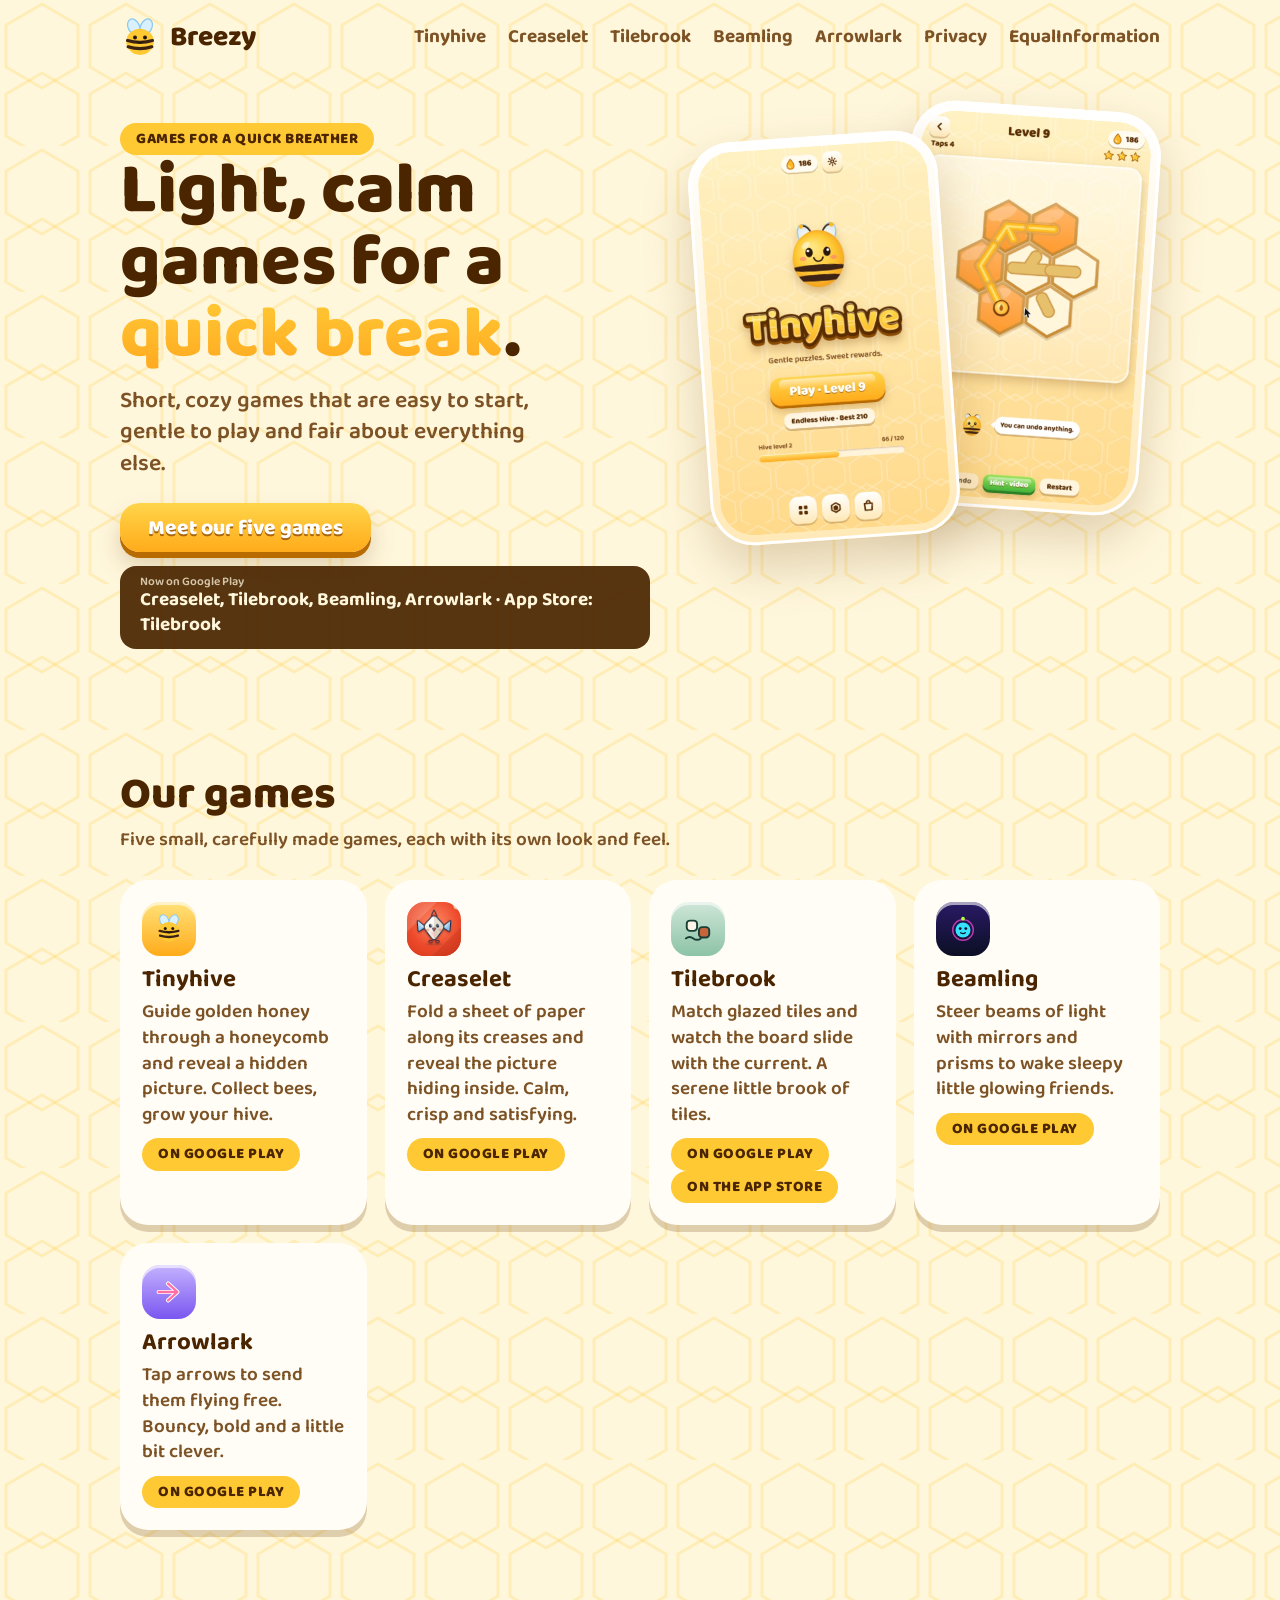
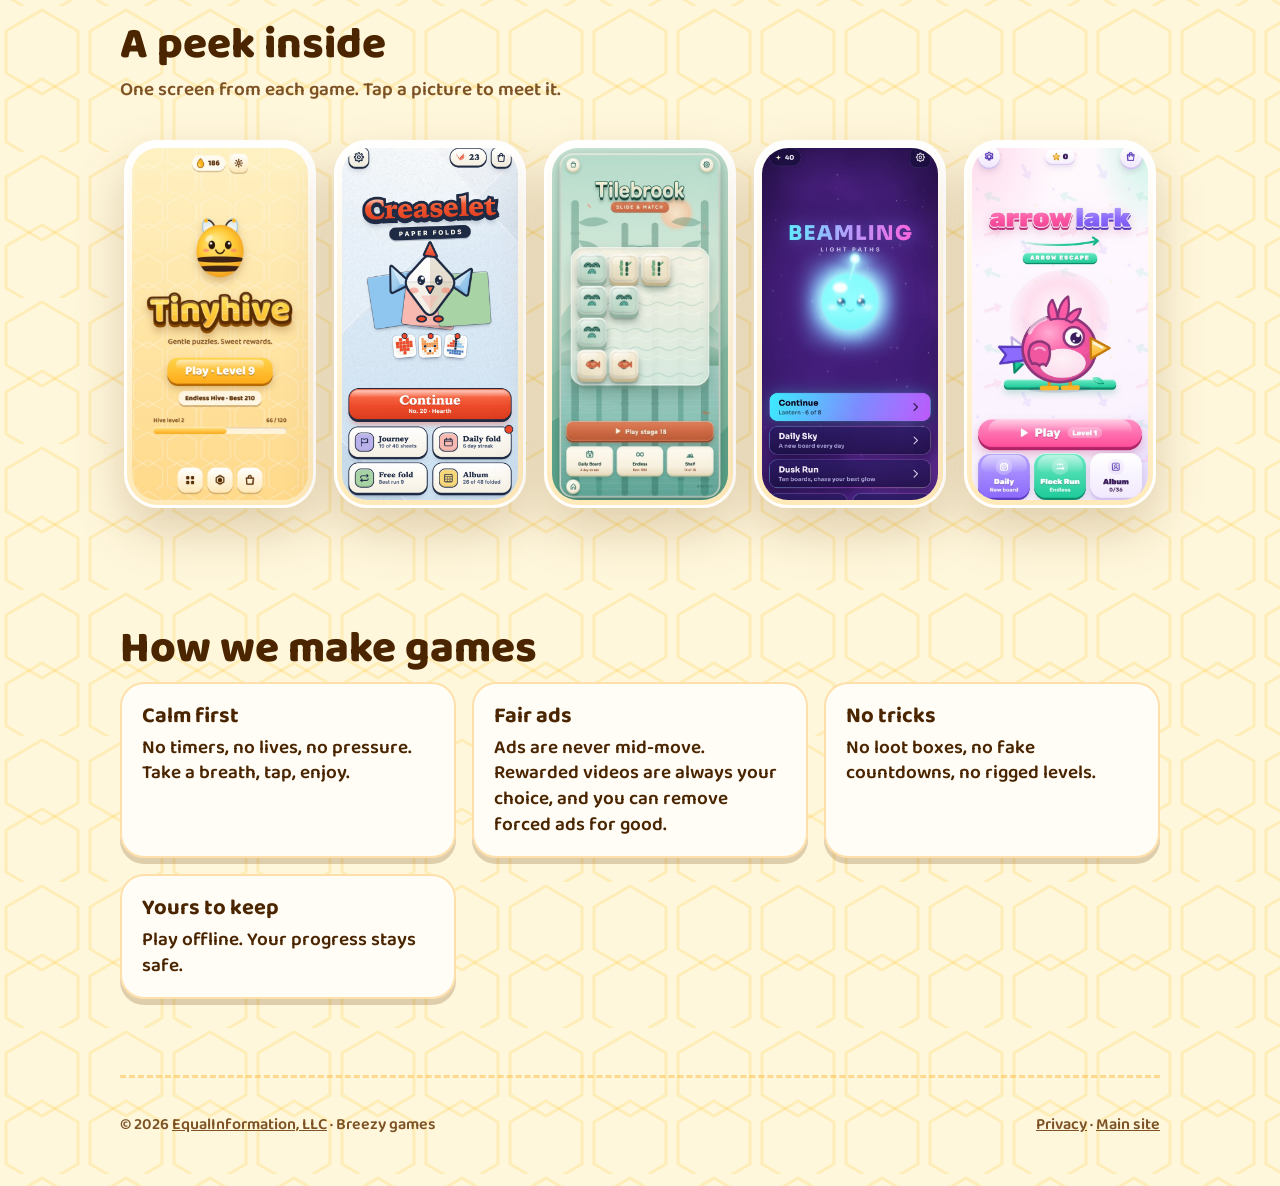
<file: index.html>
<!doctype html>
<html lang="en">
<head>
<meta charset="utf-8">
<meta name="viewport" content="width=device-width,initial-scale=1">
<title>Breezy: light, calm games for a quick break</title>
<meta name="description" content="Breezy makes light, calm mobile games for a quick break. Five games: Tinyhive, Creaselet, Tilebrook, Beamling and Arrowlark, for phones and tablets. All five are on Google Play now.">
<meta property="og:title" content="Breezy">
<meta property="og:description" content="Light, calm games for a quick break. Five games: Tinyhive, Creaselet, Tilebrook, Beamling and Arrowlark.">
<meta property="og:image" content="tinyhive/img/home.jpg">
<link rel="stylesheet" href="assets/site.css">
<style>.peek{display:grid;grid-template-columns:repeat(5,minmax(0,1fr));gap:18px;overflow:visible;align-items:start}.peek .phone{flex:none;max-width:none;width:100%;padding:8px;border-radius:34px}.peek .phone img{aspect-ratio:1/2;height:auto;object-fit:cover;object-position:50% 20%;border-radius:26px}@media (max-width:900px){.peek{grid-template-columns:repeat(3,minmax(0,1fr))}}@media (max-width:520px){.peek{grid-template-columns:repeat(2,minmax(0,1fr));gap:12px}}</style>
</head>
<body>
<div class="wrap">
<header class="nav"><a class="brand" href="./"><svg viewBox="0 0 64 64" aria-hidden="true"><ellipse cx="22" cy="14" rx="9" ry="13" fill="#d9f1ff" stroke="#8cc9ee" stroke-width="2" transform="rotate(-25 22 14)"/><ellipse cx="42" cy="14" rx="9" ry="13" fill="#d9f1ff" stroke="#8cc9ee" stroke-width="2" transform="rotate(25 42 14)"/><ellipse cx="32" cy="38" rx="22" ry="21" fill="#ffc933"/><path d="M12 36q20 6 40 0M13 46q19 6 38 0" stroke="#3b2314" stroke-width="5" fill="none" stroke-linecap="round"/><circle cx="24" cy="31" r="3.2" fill="#2a170c"/><circle cx="40" cy="31" r="3.2" fill="#2a170c"/><path d="M27 38q5 4 10 0" stroke="#2a170c" stroke-width="2.4" fill="none" stroke-linecap="round"/></svg> Breezy</a><nav><a class="l" href="tinyhive/" target="_blank" rel="noopener">Tinyhive</a><a class="l" href="creaselet/" target="_blank" rel="noopener">Creaselet</a><a class="l" href="tilebrook/" target="_blank" rel="noopener">Tilebrook</a><a class="l" href="beamling/" target="_blank" rel="noopener">Beamling</a><a class="l" href="arrowlark/" target="_blank" rel="noopener">Arrowlark</a><a class="l" href="privacy.html">Privacy</a><a class="l" href="https://equalinformation.com/">EqualInformation</a></nav></header>
<main>
<div class="hero">
  <div>
    <span class="pill">Games for a quick breather</span>
    <h1>Light, calm games for a <em>quick break</em>.</h1>
    <p class="lead">Short, cozy games that are easy to start, gentle to play and fair about everything else.</p>
    <div class="row"><a class="btn" href="#games">Meet our five games</a><span class="badge"><span><small>Now on Google Play</small>Creaselet, Tilebrook, Beamling, Arrowlark &middot; App Store: Tilebrook</span></span></div>
  </div>
  <div class="stack" aria-hidden="true">
    <div class="phone tilt-l p1"><img src="tinyhive/img/home.jpg" alt="" width="500" height="835"></div>
    <div class="phone tilt-r p2"><img src="tinyhive/img/level.jpg" alt="" width="500" height="835"></div>
  </div>
</div>
<section id="games">
  <h2>Our games</h2>
  <p class="sub">Five small, carefully made games, each with its own look and feel.</p>
  <div class="cards">
    <a class="card" href="tinyhive/" style="text-decoration:none" target="_blank" rel="noopener"><div class="ico"><svg viewBox="0 0 64 64" aria-hidden="true"><ellipse cx="22" cy="14" rx="9" ry="13" fill="#d9f1ff" stroke="#8cc9ee" stroke-width="2" transform="rotate(-25 22 14)"/><ellipse cx="42" cy="14" rx="9" ry="13" fill="#d9f1ff" stroke="#8cc9ee" stroke-width="2" transform="rotate(25 42 14)"/><ellipse cx="32" cy="38" rx="22" ry="21" fill="#ffc933"/><path d="M12 36q20 6 40 0M13 46q19 6 38 0" stroke="#3b2314" stroke-width="5" fill="none" stroke-linecap="round"/><circle cx="24" cy="31" r="3.2" fill="#2a170c"/><circle cx="40" cy="31" r="3.2" fill="#2a170c"/><path d="M27 38q5 4 10 0" stroke="#2a170c" stroke-width="2.4" fill="none" stroke-linecap="round"/></svg></div><h3>Tinyhive</h3><p>Guide golden honey through a honeycomb and reveal a hidden picture. Collect bees, grow your hive.</p><p style="margin-top:10px"><span class="pill">On Google Play</span></p></a>
    <a class="card" href="creaselet/" style="text-decoration:none" target="_blank" rel="noopener"><div class="ico" style="background:linear-gradient(#FF8A66,#E8412A);padding:0;overflow:hidden"><img src="creaselet/img/icon.png" alt="" width="64" height="64" style="width:100%;height:100%;display:block"></div><h3>Creaselet</h3><p>Fold a sheet of paper along its creases and reveal the picture hiding inside. Calm, crisp and satisfying.</p><p style="margin-top:10px"><span class="pill">On Google Play</span></p></a>
    <a class="card" href="tilebrook/" style="text-decoration:none" target="_blank" rel="noopener"><div class="ico" style="background:linear-gradient(#cfe6d8,#8cc3a6)"><svg viewBox="0 0 64 64" aria-hidden="true"><rect x="8" y="14" width="22" height="22" rx="7" fill="#fdf6e8" stroke="#173f35" stroke-width="4"/><rect x="34" y="28" width="22" height="22" rx="7" fill="#c8643c" stroke="#173f35" stroke-width="4"/><path d="M6 52q8-6 16 0t16 0" stroke="#173f35" stroke-width="4" fill="none" stroke-linecap="round"/></svg></div><h3>Tilebrook</h3><p>Match glazed tiles and watch the board slide with the current. A serene little brook of tiles.</p><p style="margin-top:10px"><span class="pill">On Google Play</span> <span class="pill">On the App Store</span></p></a>
    <a class="card" href="beamling/" style="text-decoration:none" target="_blank" rel="noopener"><div class="ico" style="background:linear-gradient(#2a1a66,#0b0f24)"><svg viewBox="0 0 64 64" aria-hidden="true"><circle cx="32" cy="34" r="16" fill="#36e3ff"/><circle cx="32" cy="34" r="22" fill="none" stroke="#ff4fd8" stroke-width="3" opacity=".7"/><circle cx="26" cy="31" r="3" fill="#0b0f24"/><circle cx="38" cy="31" r="3" fill="#0b0f24"/><path d="M27 40q5 4 10 0" stroke="#0b0f24" stroke-width="2.6" fill="none" stroke-linecap="round"/><circle cx="32" cy="10" r="4" fill="#b6ff3b"/></svg></div><h3>Beamling</h3><p>Steer beams of light with mirrors and prisms to wake sleepy little glowing friends.</p><p style="margin-top:10px"><span class="pill">On Google Play</span></p></a>
    <a class="card" href="arrowlark/" style="text-decoration:none" target="_blank" rel="noopener"><div class="ico" style="background:linear-gradient(#c4b3ff,#7a56f0)"><svg viewBox="0 0 64 64" aria-hidden="true"><path d="M10 32h34M30 14l20 18-20 18" fill="none" stroke="#fff" stroke-width="9" stroke-linecap="round" stroke-linejoin="round"/><path d="M10 32h34M30 14l20 18-20 18" fill="none" stroke="#ff6fa5" stroke-width="5" stroke-linecap="round" stroke-linejoin="round"/></svg></div><h3>Arrowlark</h3><p>Tap arrows to send them flying free. Bouncy, bold and a little bit clever.</p><p style="margin-top:10px"><span class="pill">On Google Play</span></p></a>
  </div>
</section>
<section>
  <h2>A peek inside</h2>
  <p class="sub">One screen from each game. Tap a picture to meet it.</p>
  <div class="shots peek">
    <a class="phone" href="tinyhive/" target="_blank" rel="noopener"><img src="tinyhive/img/home.jpg" alt="Tinyhive home screen with the bee mascot" width="500" height="835" loading="lazy"></a>
    <a class="phone" href="creaselet/" target="_blank" rel="noopener"><img src="creaselet/img/home.webp" alt="Creaselet home screen" width="540" height="1170" loading="lazy"></a>
    <a class="phone" href="tilebrook/" target="_blank" rel="noopener"><img src="tilebrook/img/peek.jpg" alt="Tilebrook board" width="540" height="1168" loading="lazy"></a>
    <a class="phone" href="beamling/" target="_blank" rel="noopener"><img src="beamling/img/home.jpg" alt="Beamling home screen" width="600" height="1298" loading="lazy"></a>
    <a class="phone" href="arrowlark/" target="_blank" rel="noopener"><img src="arrowlark/img/home.jpg" alt="Arrowlark home screen" width="560" height="1217" loading="lazy"></a>
  </div>
</section>
<section>
  <h2>How we make games</h2>
  <div class="promise">
    <div><b>Calm first</b>No timers, no lives, no pressure. Take a breath, tap, enjoy.</div>
    <div><b>Fair ads</b>Ads are never mid-move. Rewarded videos are always your choice, and you can remove forced ads for good.</div>
    <div><b>No tricks</b>No loot boxes, no fake countdowns, no rigged levels.</div>
    <div><b>Yours to keep</b>Play offline. Your progress stays safe.</div>
  </div>
</section>
</main>
<footer><div class="row"><span>© 2026 <a href="https://equalinformation.com/">EqualInformation, LLC</a> · Breezy games</span><span><a href="privacy.html">Privacy</a> · <a href="https://equalinformation.com/">Main site</a></span></div></footer>
</div>
</body>
</html>
</file>
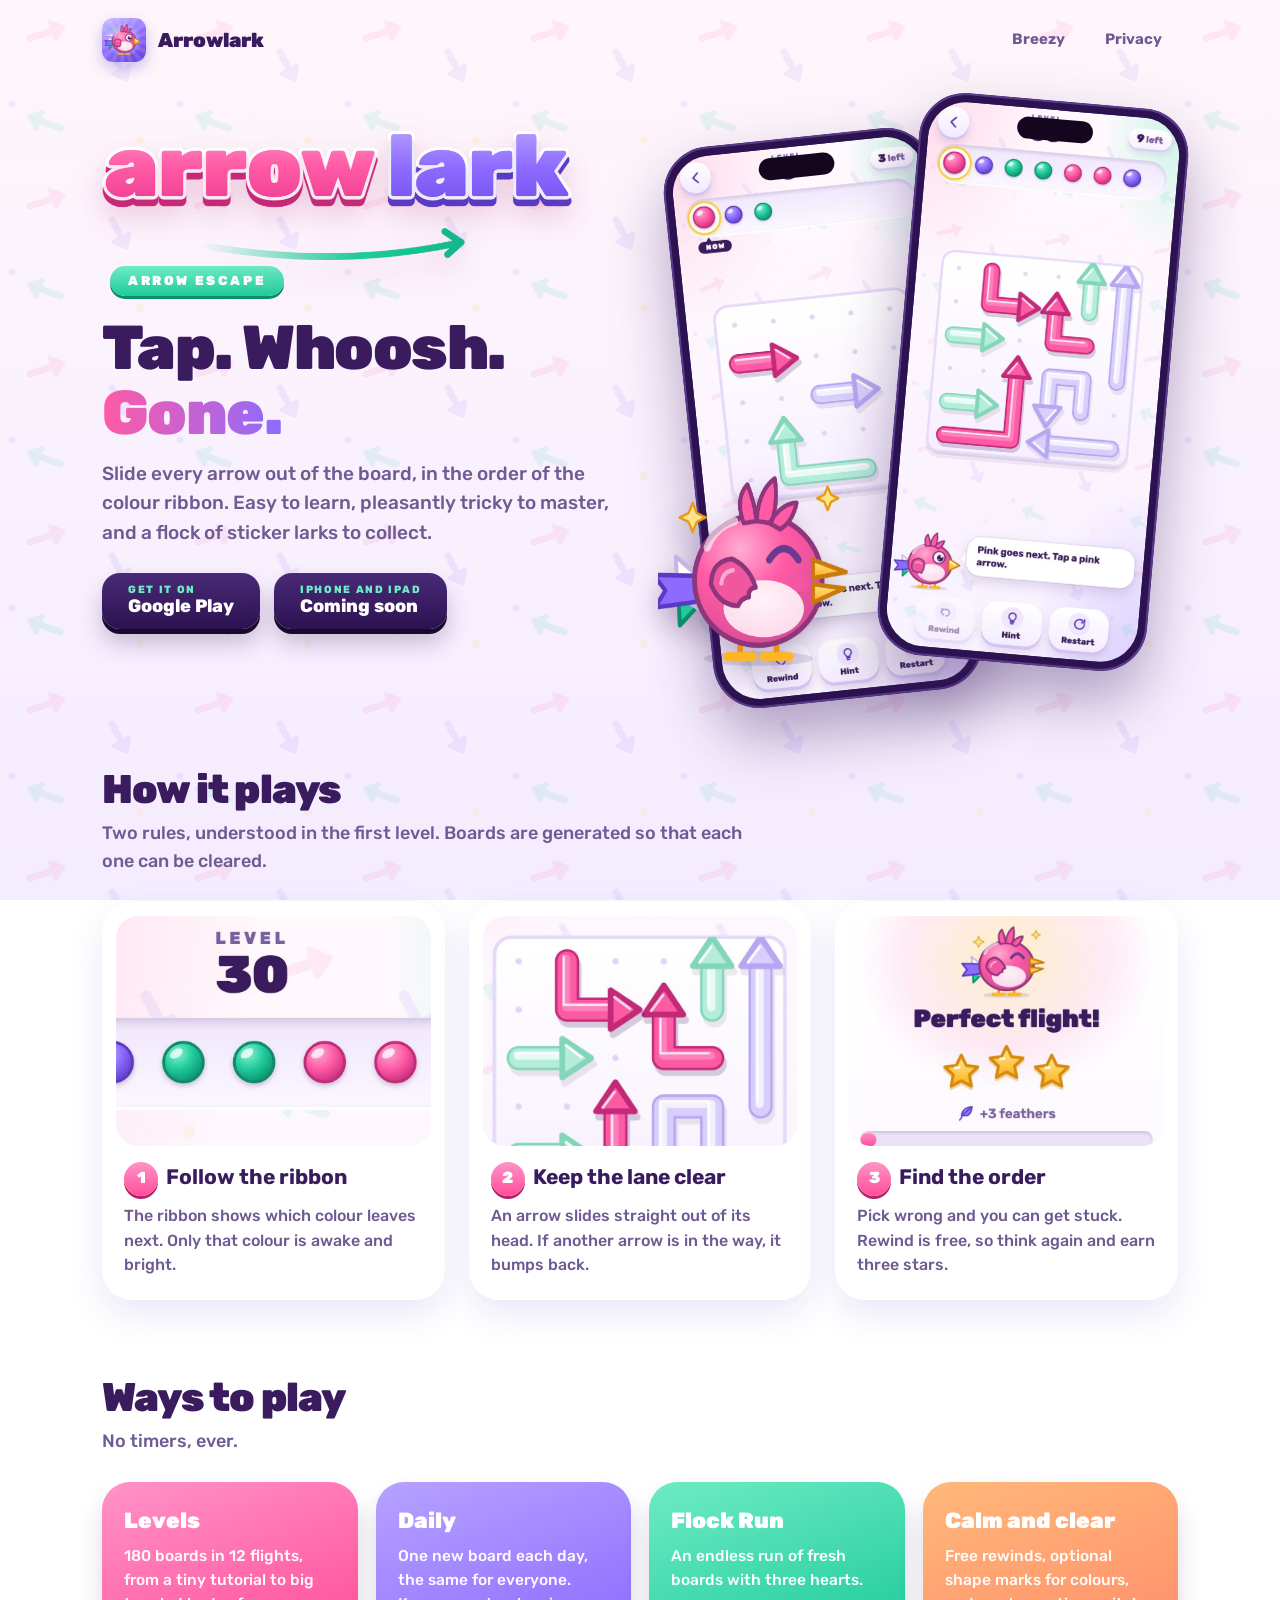
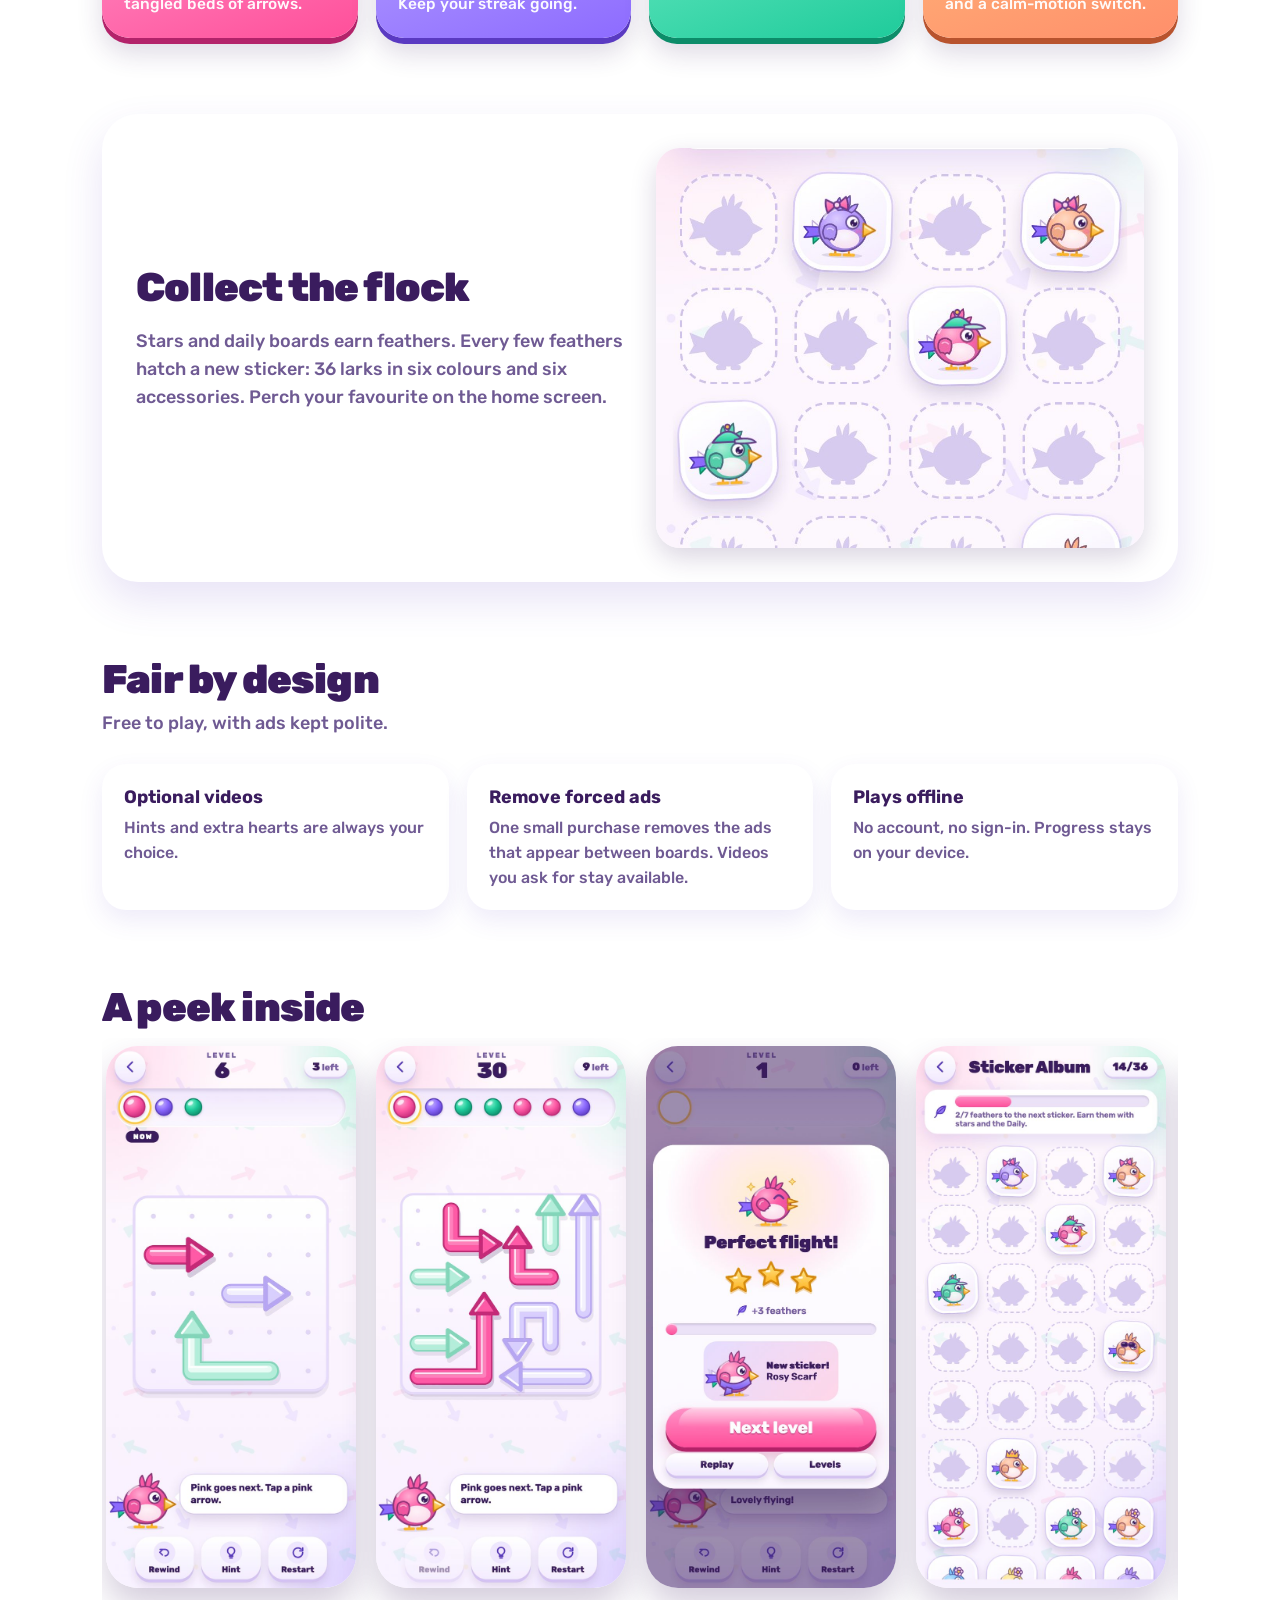
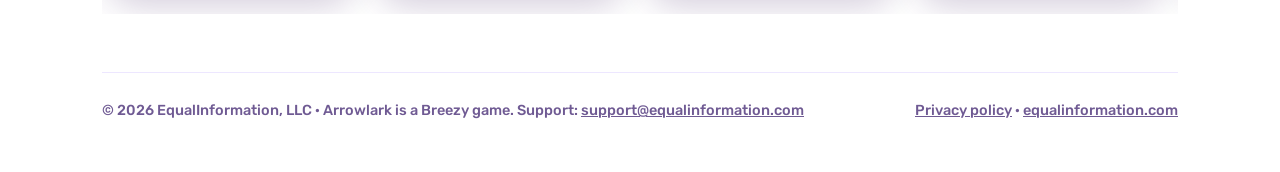
<file: arrowlark/index.html>
<!doctype html>
<html lang="en">
<head>
<meta charset="utf-8">
<meta name="viewport" content="width=device-width,initial-scale=1">
<meta name="color-scheme" content="light dark">
<title>Arrowlark: Arrow Escape, a bouncy arrow game by Breezy</title>
<meta name="description" content="Arrowlark: Arrow Escape is a bouncy arrow-sliding game available on Google Play for Android. Clear the board in ribbon order and hatch 36 sticker larks. iPhone and iPad coming soon.">
<meta property="og:title" content="Arrowlark: Arrow Escape">
<meta property="og:description" content="Slide the arrows out, in ribbon order. A bouncy arrow game by Breezy. Available on Google Play.">
<meta property="og:image" content="img/og.jpg">
<link rel="icon" href="img/icon.png">
<link rel="apple-touch-icon" href="img/apple-touch-icon.png">
<link rel="stylesheet" href="arrowlark.css">
</head>
<body>
<div class="wrap">
<header class="nav"><a class="brand" href="../"><img src="img/icon.png" alt="" width="44" height="44">Arrowlark</a><nav><a href="../">Breezy</a><a href="../privacy.html">Privacy</a></nav></header>
<main>
<div class="hero">
  <div>
    <img class="wordmark" src="img/wordmark.png" alt="Arrowlark" width="470" height="180">
    <span class="tagpill">ARROW ESCAPE</span>
    <h1>Tap. Whoosh. <em>Gone.</em></h1>
    <p class="lead">Slide every arrow out of the board, in the order of the colour ribbon. Easy to learn, pleasantly tricky to master, and a flock of sticker larks to collect.</p>
    <div class="cta"><a class="store" href="https://play.google.com/store/apps/details?id=com.equalinformation.breezy.arrowlark" rel="noopener"><small>GET IT ON</small>Google Play</a><span class="store"><small>IPHONE AND IPAD</small>Coming soon</span></div>
  </div>
  <div class="phones">
    <div class="phone p1"><img src="img/shot-1.jpg" alt="A small board with a pink arrow ready to leave" width="640" height="1387"></div>
    <div class="phone p2"><img src="img/shot-2.jpg" alt="A larger tangle of pink, lilac and mint arrows" width="640" height="1387"></div>
    <img class="lark-hero" src="img/lark-cheer.png" alt="" width="190" height="190">
  </div>
</div>
<section id="how">
  <h2>How it plays</h2>
  <p class="sub">Two rules, understood in the first level. Boards are generated so that each one can be cleared.</p>
  <div class="steps">
    <div class="step"><div class="vis"><img src="img/crop-ribbon.jpg" alt="The colour ribbon at the top of the screen" width="860" height="330"></div><b>1</b><h3>Follow the ribbon</h3><p>The ribbon shows which colour leaves next. Only that colour is awake and bright.</p></div>
    <div class="step"><div class="vis"><img src="img/crop-board.jpg" alt="A board of glossy arrows" width="740" height="780"></div><b>2</b><h3>Keep the lane clear</h3><p>An arrow slides straight out of its head. If another arrow is in the way, it bumps back.</p></div>
    <div class="step"><div class="vis"><img src="img/crop-win.jpg" alt="Three stars after a level" width="780" height="1080"></div><b>3</b><h3>Find the order</h3><p>Pick wrong and you can get stuck. Rewind is free, so think again and earn three stars.</p></div>
  </div>
</section>
<section>
  <h2>Ways to play</h2>
  <p class="sub">No timers, ever.</p>
  <div class="modes">
    <div class="mode m1"><h3>Levels</h3><p>180 boards in 12 flights, from a tiny tutorial to big tangled beds of arrows.</p></div>
    <div class="mode m2"><h3>Daily</h3><p>One new board each day, the same for everyone. Keep your streak going.</p></div>
    <div class="mode m3"><h3>Flock Run</h3><p>An endless run of fresh boards with three hearts.</p></div>
    <div class="mode m4"><h3>Calm and clear</h3><p>Free rewinds, optional shape marks for colours, and a calm-motion switch.</p></div>
  </div>
</section>
<section>
  <div class="band">
    <div><h2>Collect the flock</h2><p>Stars and daily boards earn feathers. Every few feathers hatch a new sticker: 36 larks in six colours and six accessories. Perch your favourite on the home screen.</p></div>
    <img class="crop" src="img/crop-album.jpg" alt="The sticker album with collected larks" width="860" height="800" loading="lazy">
  </div>
</section>
<section>
  <h2>Fair by design</h2>
  <p class="sub">Free to play, with ads kept polite.</p>
  <div class="fair">
    <div><b>Optional videos</b>Hints and extra hearts are always your choice.</div>
    <div><b>Remove forced ads</b>One small purchase removes the ads that appear between boards. Videos you ask for stay available.</div>
    <div><b>Plays offline</b>No account, no sign-in. Progress stays on your device.</div>
  </div>
</section>
<section>
  <h2>A peek inside</h2>
  <div class="gallery"><img src="img/shot-1.jpg" alt="Early level with a hint hand" width="250" height="542" loading="lazy"><img src="img/shot-2.jpg" alt="A busy level 30 board" width="250" height="542" loading="lazy"><img src="img/shot-3.jpg" alt="Perfect flight result with three stars" width="250" height="542" loading="lazy"><img src="img/shot-4.jpg" alt="The sticker album" width="250" height="542" loading="lazy"><img src="img/shot-5.jpg" alt="Level select" width="250" height="542" loading="lazy"></div>
</section>
</main>
<footer><span>&copy; 2026 EqualInformation, LLC &middot; Arrowlark is a Breezy game. Support: <a href="mailto:support@equalinformation.com">support@equalinformation.com</a></span><span><a href="../privacy.html">Privacy policy</a> · <a href="https://equalinformation.com/">equalinformation.com</a></span></footer>
</div>
</body>
</html>
</file>
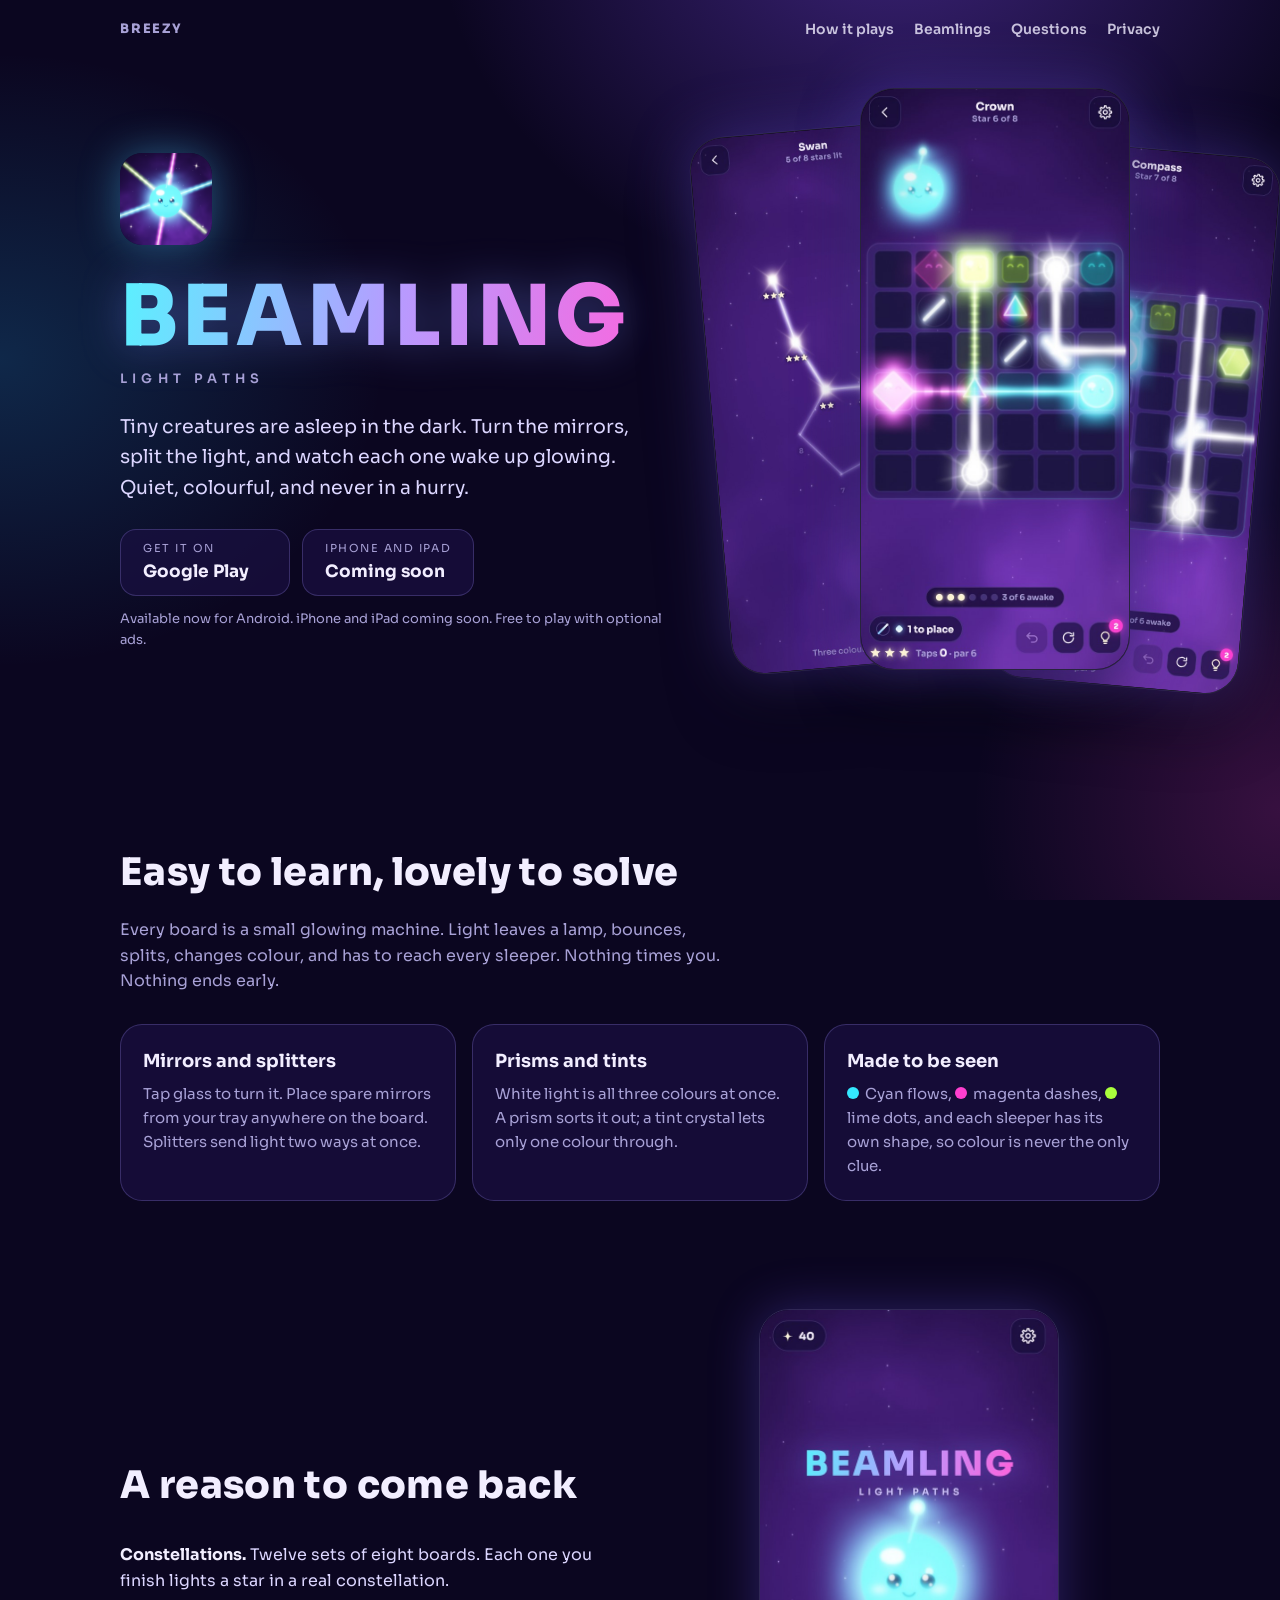
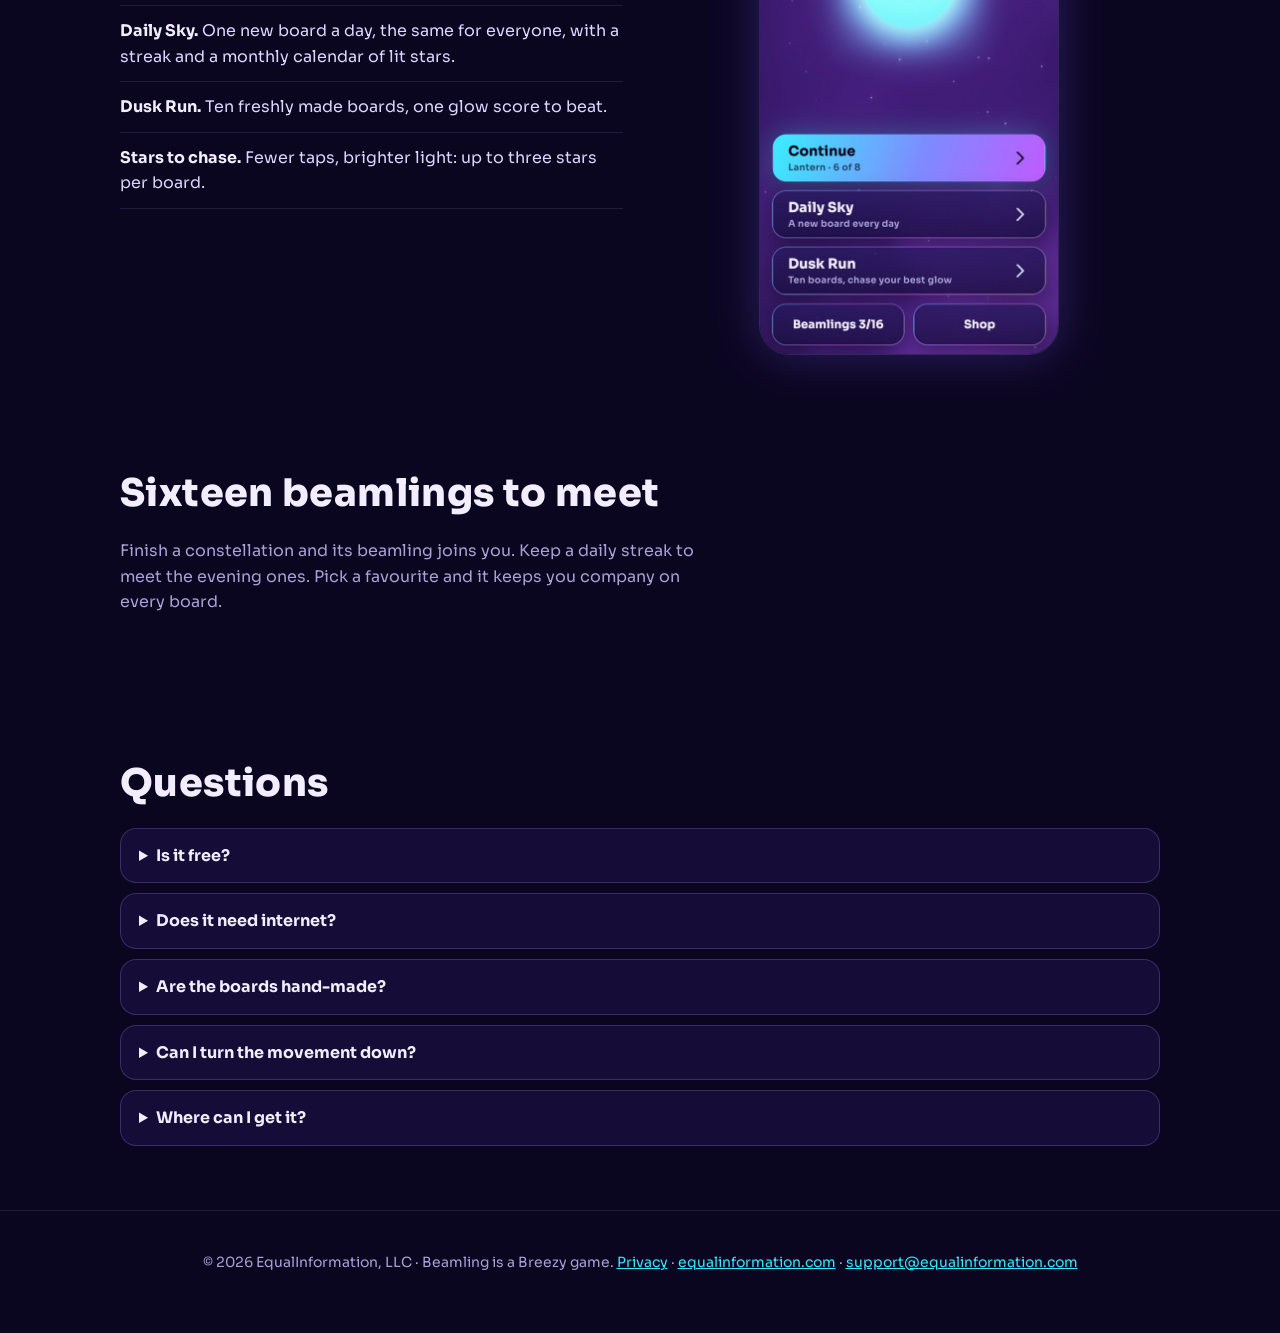
<file: beamling/index.html>
<!doctype html>
<html lang="en">
<head>
<meta charset="utf-8">
<meta name="viewport" content="width=device-width, initial-scale=1">
<title>Beamling: Light Paths</title>
<meta name="description" content="Turn mirrors, split light through prisms and wake the sleepy beamlings. A calm light game with a daily sky and a collection of tiny glowing creatures. Available on Google Play.">
<meta name="theme-color" content="#0b0620">
<meta property="og:title" content="Beamling: Light Paths">
<meta property="og:description" content="Guide beams of light to wake sleepy beamlings. A calm, glowing game for iPhone, iPad and Android.">
<meta property="og:image" content="img/share.jpg">
<link rel="icon" href="img/icon.png">
<link rel="stylesheet" href="beamling.css">
</head>
<body>
<div class="wrap">
  <nav><a class="brand" href="../">BREEZY</a><div class="links"><a href="#how">How it plays</a><a href="#meet">Beamlings</a><a href="#faq">Questions</a><a href="../privacy.html">Privacy</a></div></nav>
  <header class="hero">
    <div>
      <img class="icon" src="img/icon.png" alt="Beamling app icon" width="92" height="92">
      <h1>BEAMLING</h1>
      <p class="tag">Light Paths</p>
      <p class="lede">Tiny creatures are asleep in the dark. Turn the mirrors, split the light, and watch each one wake up glowing. Quiet, colourful, and never in a hurry.</p>
      <div class="badges"><a class="badge" href="https://play.google.com/store/apps/details?id=com.equalinformation.breezy.beamling" rel="noopener"><small>Get it on</small><b>Google Play</b></a><span class="badge"><small>iPhone and iPad</small><b>Coming soon</b></span></div>
      <p class="soon">Available now for Android. iPhone and iPad coming soon. Free to play with optional ads.</p>
    </div>
    <div class="phones" aria-label="Screens from the game">
      <div class="phone a"><img src="img/sky.jpg" alt="Constellation list" loading="lazy"></div>
      <div class="phone b"><img src="img/prism.jpg" alt="A board with a prism splitting white light" loading="lazy"></div>
      <div class="phone c"><img src="img/colours.jpg" alt="A board with magenta, lime and white beams" loading="lazy"></div>
    </div>
  </header>

  <section id="how">
    <h2>Easy to learn, lovely to solve</h2>
    <p class="sub">Every board is a small glowing machine. Light leaves a lamp, bounces, splits, changes colour, and has to reach every sleeper. Nothing times you. Nothing ends early.</p>
    <div class="grid">
      <div class="card"><h3>Mirrors and splitters</h3><p>Tap glass to turn it. Place spare mirrors from your tray anywhere on the board. Splitters send light two ways at once.</p></div>
      <div class="card"><h3>Prisms and tints</h3><p>White light is all three colours at once. A prism sorts it out; a tint crystal lets only one colour through.</p></div>
      <div class="card"><h3>Made to be seen</h3><p><span class="dot" style="background:var(--cy)"></span>Cyan flows, <span class="dot" style="background:var(--mg)"></span>magenta dashes, <span class="dot" style="background:var(--lm)"></span>lime dots, and each sleeper has its own shape, so colour is never the only clue.</p></div>
    </div>
  </section>

  <section>
    <div class="split">
      <div>
        <h2>A reason to come back</h2>
        <ul class="clean">
          <li><b>Constellations.</b> Twelve sets of eight boards. Each one you finish lights a star in a real constellation.</li>
          <li><b>Daily Sky.</b> One new board a day, the same for everyone, with a streak and a monthly calendar of lit stars.</li>
          <li><b>Dusk Run.</b> Ten freshly made boards, one glow score to beat.</li>
          <li><b>Stars to chase.</b> Fewer taps, brighter light: up to three stars per board.</li>
        </ul>
      </div>
      <img src="img/home.jpg" alt="Beamling home screen with the glowing mascot" loading="lazy">
    </div>
  </section>

  <section id="meet">
    <h2>Sixteen beamlings to meet</h2>
    <p class="sub">Finish a constellation and its beamling joins you. Keep a daily streak to meet the evening ones. Pick a favourite and it keeps you company on every board.</p>
  </section>

  <section id="faq">
    <h2>Questions</h2>
    <details><summary>Is it free?</summary><p>Yes. Beamling is free to play. It shows ads: you can choose to watch a short video for a hint or a little stardust, and a closable ad can appear after some finished boards. A one-time purchase removes the forced ads.</p></details>
    <details><summary>Does it need internet?</summary><p>No. Every board is made on your device, so you can play on a plane.</p></details>
    <details><summary>Are the boards hand-made?</summary><p>No. Boards are generated by the game, and every one is checked to be solvable before you see it. The Daily Sky is the same board for everyone on a given day.</p></details>
    <details><summary>Can I turn the movement down?</summary><p>Yes. Calm motion slows the sky and trims the sparks, and you can switch sound, music and haptics off separately.</p></details>
    <details><summary>Where can I get it?</summary><p>Beamling is on Google Play for Android phones and tablets. An iPhone and iPad version is coming soon.</p></details>
  </section>
</div>
<footer><div class="wrap">&copy; 2026 EqualInformation, LLC &middot; Beamling is a Breezy game. <a href="../privacy.html">Privacy</a> · <a href="https://equalinformation.com/">equalinformation.com</a> · <a href="mailto:support@equalinformation.com">support@equalinformation.com</a></div></footer>
</body>
</html>
</file>
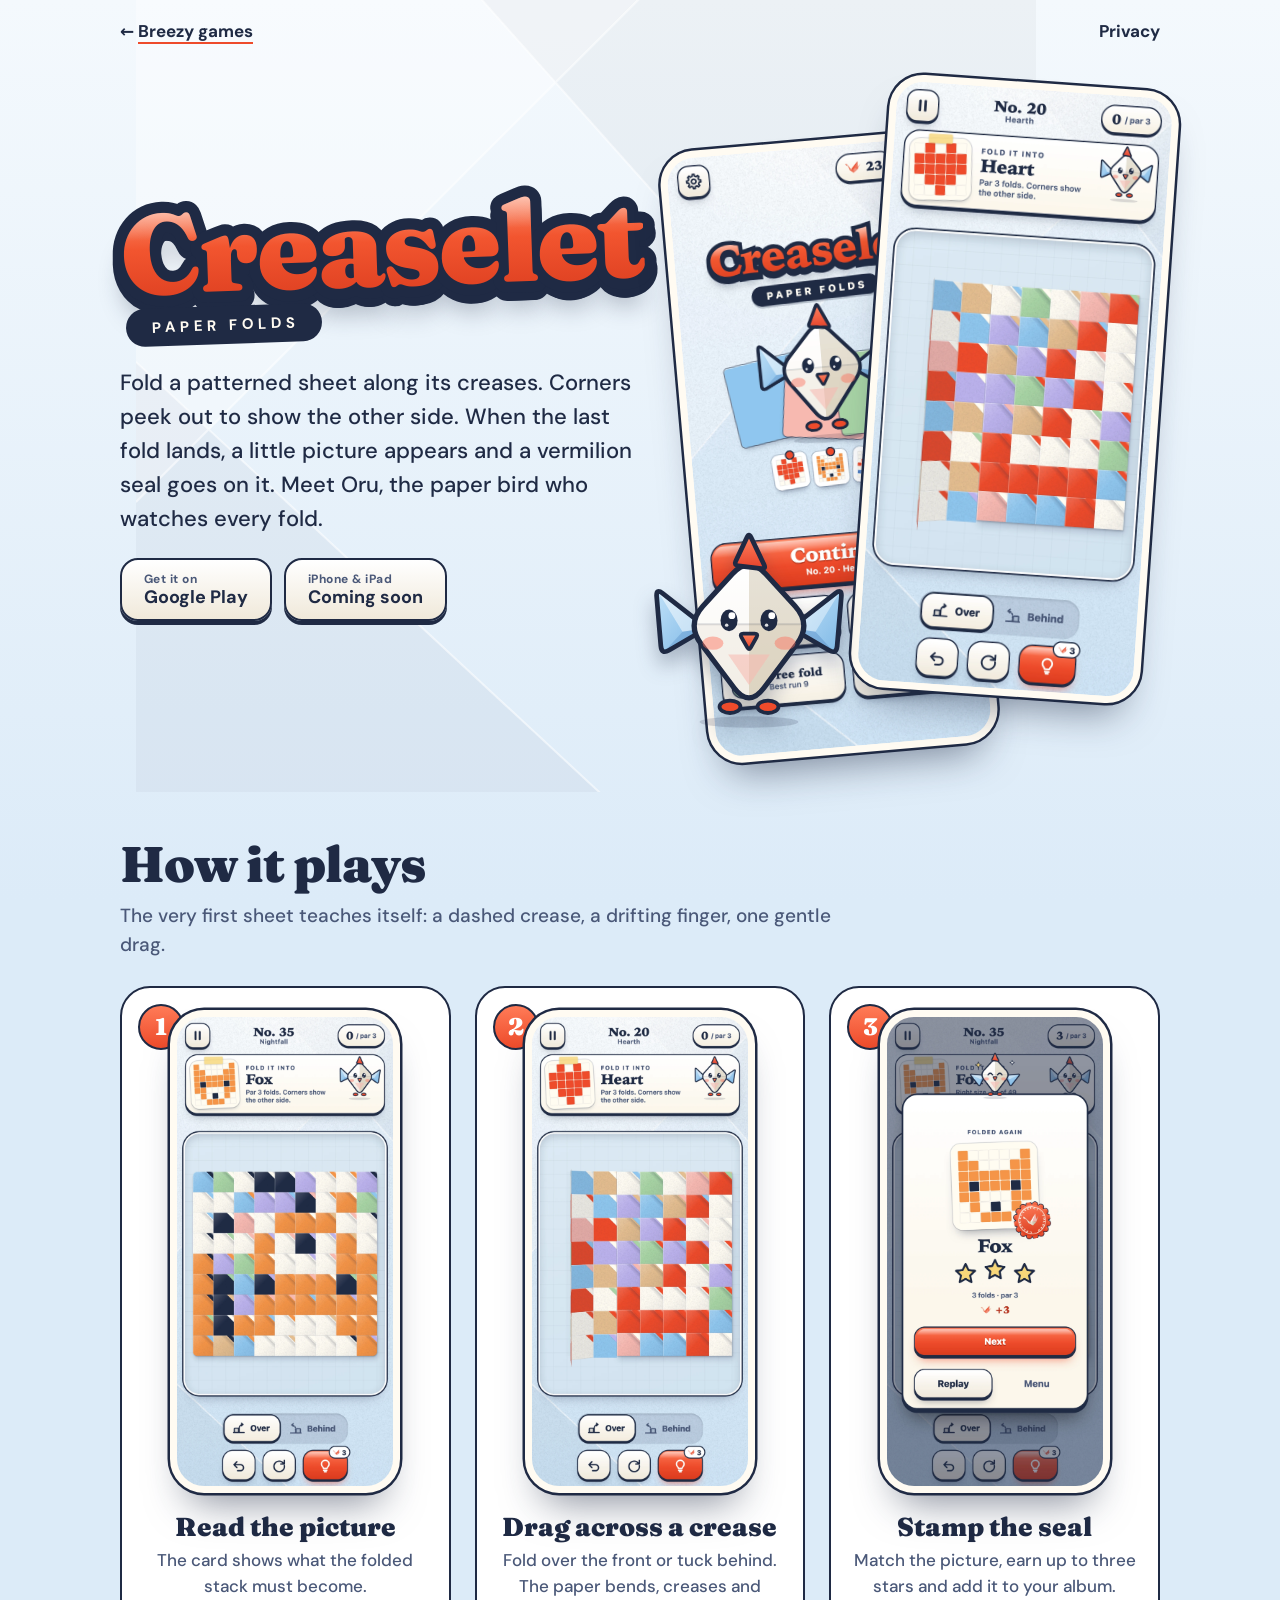
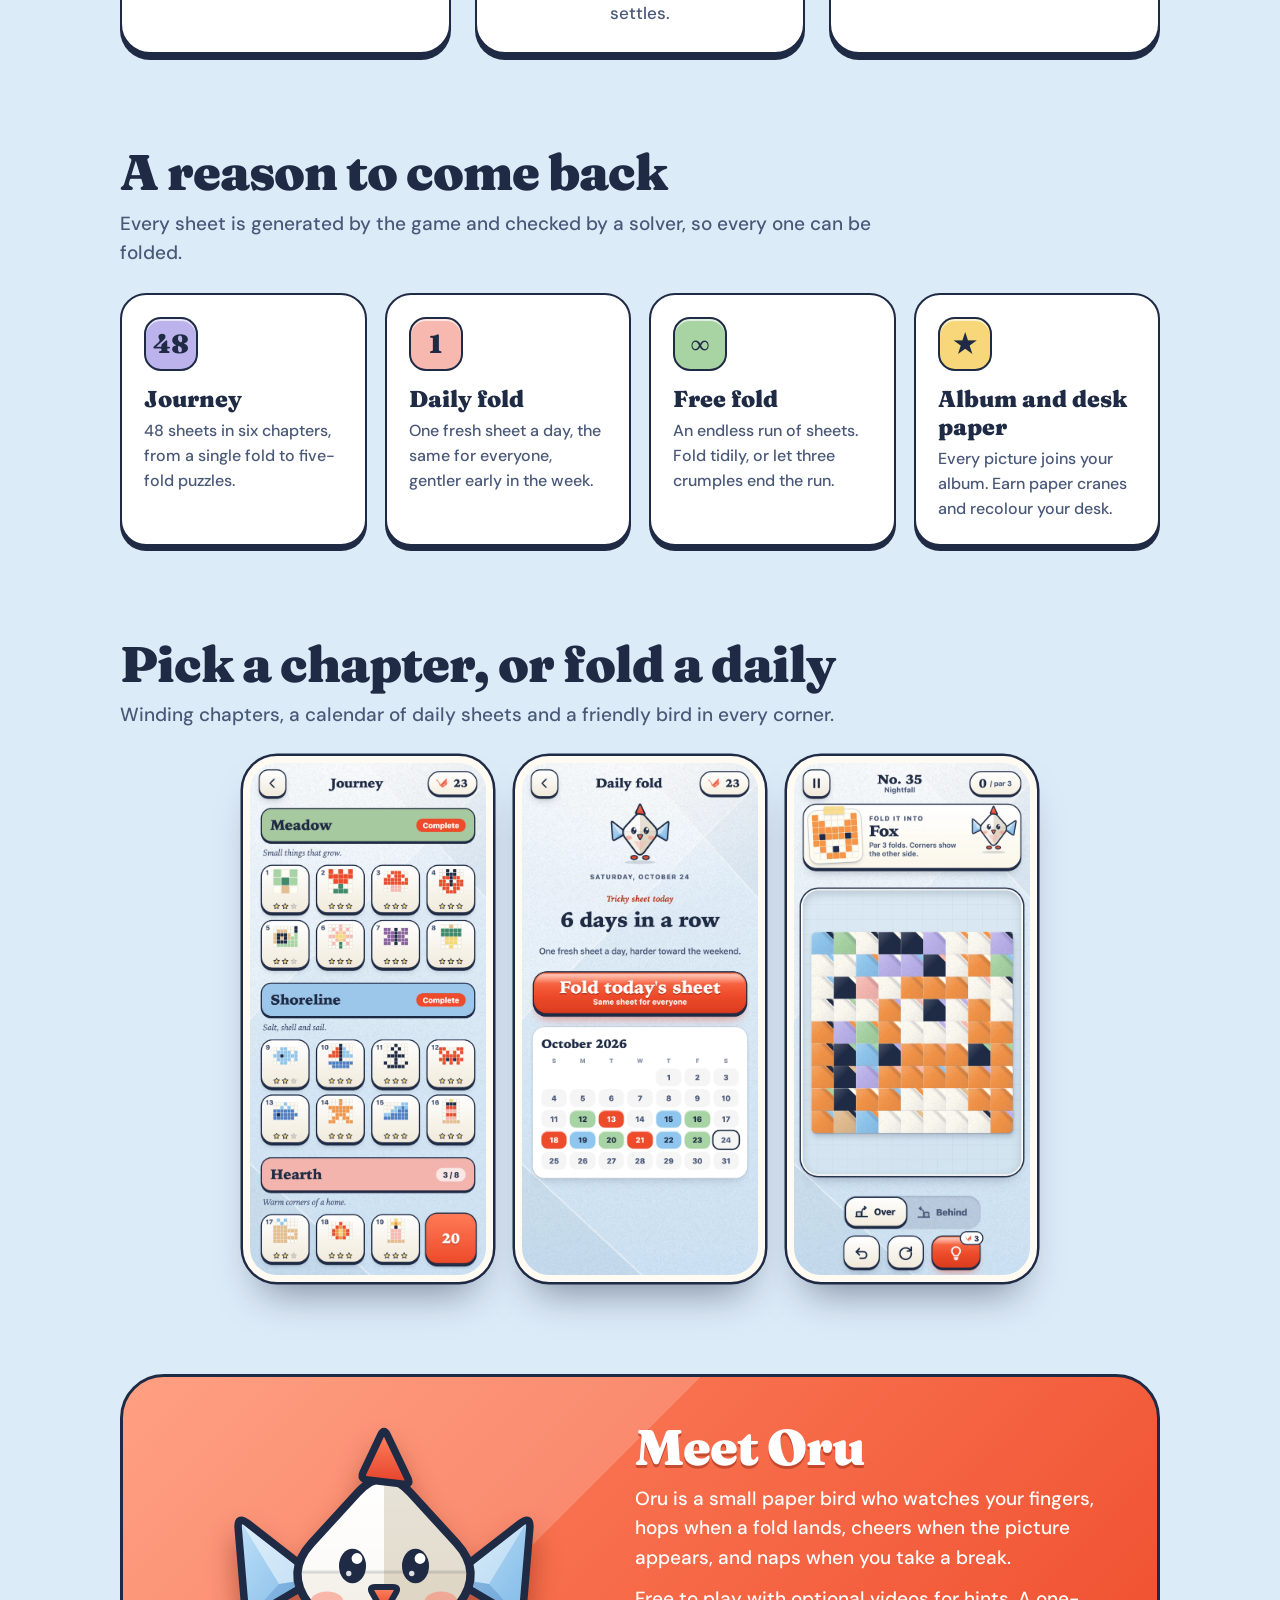
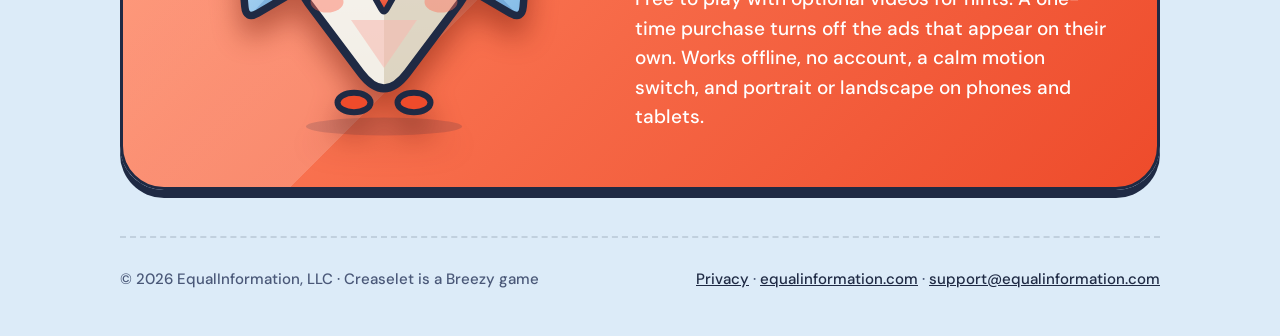
<file: creaselet/index.html>
<!doctype html>
<html lang="en">
<head>
<meta charset="utf-8">
<meta name="viewport" content="width=device-width,initial-scale=1">
<title>Creaselet: Paper Folds, a paper-folding game by Breezy</title>
<meta name="description" content="Fold a sheet of patterned paper along its creases until a small picture appears. A paper-craft game available on Google Play for Android. iPhone and iPad coming soon.">
<meta property="og:title" content="Creaselet: Paper Folds">
<meta property="og:description" content="Fold patterned paper along its creases until a picture appears. Available on Google Play. iPhone and iPad coming soon.">
<meta property="og:image" content="img/share.jpg">
<meta name="theme-color" content="#DCEBF8">
<link rel="icon" href="img/icon.png">
<link rel="stylesheet" href="creaselet.css">
</head>
<body>
<div class="wrap">
<header class="top"><a href="../">&larr; <span class="studio">Breezy games</span></a><a href="../privacy.html">Privacy</a></header>
<main>
<div class="hero">
  <div>
    <span class="wm" aria-label="Creaselet"><i class="a" aria-hidden="true">Creaselet</i><i class="b" aria-hidden="true">Creaselet</i><i class="c">Creaselet</i><i class="d" aria-hidden="true">Creaselet</i></span><br>
    <span class="pill">PAPER FOLDS</span>
    <p class="lead">Fold a patterned sheet along its creases. Corners peek out to show the other side. When the last fold lands, a little picture appears and a vermilion seal goes on it. Meet Oru, the paper bird who watches every fold.</p>
    <div class="badges"><a class="badge" href="https://play.google.com/store/apps/details?id=com.equalinformation.breezy.creaselet" rel="noopener"><small>Get it on</small>Google Play</a><span class="badge"><small>iPhone &amp; iPad</small>Coming soon</span></div>
  </div>
  <div class="stage">
    <div class="phone p1"><img src="img/home.webp" alt="Creaselet home screen with the paper bird Oru" width="1200" height="2607"></div>
    <div class="phone p2"><img src="img/fold.webp" alt="A sheet of paper being folded over a crease" width="1200" height="2607"></div>
    <div class="oru" aria-hidden="true"><svg class="oru-svg" viewBox="0 0 200 206" aria-hidden="true">
<defs>
<linearGradient id="o1p" x1="0" y1="0" x2="0" y2="1"><stop offset="0" stop-color="#FFFFFF"/><stop offset="1" stop-color="#F1EBDD"/></linearGradient>
<linearGradient id="o1w" x1="0" y1="0" x2="1" y2="1"><stop offset="0" stop-color="#BFE0F8"/><stop offset="1" stop-color="#7FB9E6"/></linearGradient>
<linearGradient id="o1v" x1="0" y1="0" x2="0" y2="1"><stop offset="0" stop-color="#FF8460"/><stop offset="1" stop-color="#E5412A"/></linearGradient>
<clipPath id="o1b"><path d="M82.4 43.2Q100 24 117.6 43.2L148.4 76.8Q166 96 150.4 116.8L115.6 163.2Q100 184 84.4 163.2L49.6 116.8Q34 96 51.6 76.8Z"/></clipPath>
<clipPath id="o1wl"><path d="M48.2 104.5Q56 100 48.9 94.5L9.1 63.5Q2 58 2.8 67.0L7.2 119.0Q8 128 15.8 123.5Z"/></clipPath>
<clipPath id="o1wr"><path d="M151.8 104.5Q144 100 151.1 94.5L190.9 63.5Q198 58 197.2 67.0L192.8 119.0Q192 128 184.2 123.5Z"/></clipPath>
</defs>
<g class="o-all">
<ellipse class="o-shadow" cx="100" cy="199" rx="52" ry="6" fill="#1F2A44" opacity=".16"/>
<g class="o-bird">
<g class="o-wing o-wl"><path d="M48.2 104.5Q56 100 48.9 94.5L9.1 63.5Q2 58 2.8 67.0L7.2 119.0Q8 128 15.8 123.5Z" fill="url(#o1w)"/><g clip-path="url(#o1wl)"><path d="M56 100L2 58 30 104Z" fill="#fff" opacity=".5"/><path d="M56 100L8 128 30 104Z" fill="#3E78B8" opacity=".28"/></g><path d="M48.2 104.5Q56 100 48.9 94.5L9.1 63.5Q2 58 2.8 67.0L7.2 119.0Q8 128 15.8 123.5Z" fill="none" stroke="#1F2A44" stroke-width="5" stroke-linejoin="round"/></g>
<g class="o-wing o-wr"><path d="M151.8 104.5Q144 100 151.1 94.5L190.9 63.5Q198 58 197.2 67.0L192.8 119.0Q192 128 184.2 123.5Z" fill="url(#o1w)"/><g clip-path="url(#o1wr)"><path d="M144 100L198 58 170 104Z" fill="#fff" opacity=".4"/><path d="M144 100L192 128 170 104Z" fill="#3E78B8" opacity=".32"/></g><path d="M151.8 104.5Q144 100 151.1 94.5L190.9 63.5Q198 58 197.2 67.0L192.8 119.0Q192 128 184.2 123.5Z" fill="none" stroke="#1F2A44" stroke-width="5" stroke-linejoin="round"/></g>
<ellipse cx="80" cy="183" rx="11" ry="6.5" fill="#EE4B2B" stroke="#1F2A44" stroke-width="4"/><ellipse cx="120" cy="183" rx="11" ry="6.5" fill="#EE4B2B" stroke="#1F2A44" stroke-width="4"/>
<path d="M82.4 43.2Q100 24 117.6 43.2L148.4 76.8Q166 96 150.4 116.8L115.6 163.2Q100 184 84.4 163.2L49.6 116.8Q34 96 51.6 76.8Z" fill="url(#o1p)"/>
<g clip-path="url(#o1b)"><path d="M100 24L166 96 100 184Z" fill="#CFC5B0" opacity=".5"/><path d="M34 96L166 96 100 184Z" fill="#D9CFBA" opacity=".45"/><path d="M34 96L100 96 100 184Z" fill="#fff" opacity=".5"/><path d="M100 24L34 96 100 96Z" fill="#fff" opacity=".55"/><path d="M78 128L122 128 100 160Z" fill="#F7B8B0" opacity=".55"/></g>
<path d="M34 96L166 96" stroke="#1F2A44" stroke-width="2" opacity=".14" clip-path="url(#o1b)"/>
<path d="M82.4 43.2Q100 24 117.6 43.2L148.4 76.8Q166 96 150.4 116.8L115.6 163.2Q100 184 84.4 163.2L49.6 116.8Q34 96 51.6 76.8Z" fill="none" stroke="#1F2A44" stroke-width="5.5" stroke-linejoin="round"/>
<g class="o-head">
<path class="o-crest" d="M89.0 34.6Q84 34 86.1 29.5L97.9 4.5Q100 0 102.1 4.5L115.9 33.5Q118 38 113.0 37.4Z" fill="url(#o1v)" stroke="#1F2A44" stroke-width="5" stroke-linejoin="round"/>
<ellipse cx="62" cy="116" rx="11" ry="7" fill="#FF6F5A" opacity=".45"/><ellipse cx="138" cy="116" rx="11" ry="7" fill="#FF6F5A" opacity=".45"/>
<g class="o-eyes"><g class="o-look"><ellipse cx="79" cy="92" rx="9" ry="11.5" fill="#1F2A44"/><ellipse cx="121" cy="92" rx="9" ry="11.5" fill="#1F2A44"/><circle cx="82" cy="87" r="3.6" fill="#fff"/><circle cx="124" cy="87" r="3.6" fill="#fff"/><circle cx="76.5" cy="97" r="1.8" fill="#fff" opacity=".85"/><circle cx="118.5" cy="97" r="1.8" fill="#fff" opacity=".85"/></g></g>
<g class="o-happy" fill="none" stroke="#1F2A44" stroke-width="5.5" stroke-linecap="round"><path d="M69 98Q79 83 89 98"/><path d="M111 98Q121 83 131 98"/></g>
<g class="o-sleepy" fill="none" stroke="#1F2A44" stroke-width="5" stroke-linecap="round"><path d="M69 92Q79 101 89 92"/><path d="M111 92Q121 101 131 92"/></g>
<path class="o-beak" d="M91.9 109.5Q90 106 94.0 106.0L106.0 106.0Q110 106 108.1 109.5L101.9 120.5Q100 124 98.1 120.5Z" fill="url(#o1v)" stroke="#1F2A44" stroke-width="4" stroke-linejoin="round"/>
</g>
</g>
<g class="o-extra o-zzz" font-family="Fraunces Variable, serif" font-weight="900" fill="#1F2A44"><text x="158" y="46" font-size="30">Z</text><text x="178" y="22" font-size="20">z</text></g>
<g class="o-extra o-spark"><path d="M26 40l4 10 10 4-10 4-4 10-4-10-10-4 10-4z" fill="#F7D77A" stroke="#1F2A44" stroke-width="2.6" stroke-linejoin="round"/><path d="M176 34l3 7 7 3-7 3-3 7-3-7-7-3 7-3z" fill="#fff" stroke="#1F2A44" stroke-width="2.4" stroke-linejoin="round"/></g>
<g class="o-extra o-wonder" font-family="Fraunces Variable, serif" font-weight="900" fill="#EE4B2B" stroke="#1F2A44" stroke-width="1.8"><text x="160" y="44" font-size="40">?</text></g>
<g class="o-extra o-sweat"><path d="M158 56q9 13 0 20q-9-7 0-20z" fill="#9FD0F2" stroke="#1F2A44" stroke-width="2.8" stroke-linejoin="round"/></g>
</g></svg></div>
  </div>
</div>
<section>
  <h2>How it plays</h2>
  <p class="sub">The very first sheet teaches itself: a dashed crease, a drifting finger, one gentle drag.</p>
  <div class="steps">
    <div class="step"><b>1</b><div class="phone"><img src="img/level.webp" alt="A patchwork sheet with the target picture above it" width="1200" height="2607" loading="lazy"></div><h3>Read the picture</h3><p>The card shows what the folded stack must become.</p></div>
    <div class="step"><b>2</b><div class="phone"><img src="img/fold.webp" alt="Paper bending over a crease in mid-fold" width="1200" height="2607" loading="lazy"></div><h3>Drag across a crease</h3><p>Fold over the front or tuck behind. The paper bends, creases and settles.</p></div>
    <div class="step"><b>3</b><div class="phone"><img src="img/reveal.webp" alt="A finished picture with three stars and a seal" width="1200" height="2607" loading="lazy"></div><h3>Stamp the seal</h3><p>Match the picture, earn up to three stars and add it to your album.</p></div>
  </div>
</section>
<section>
  <h2>A reason to come back</h2>
  <p class="sub">Every sheet is generated by the game and checked by a solver, so every one can be folded.</p>
  <div class="feats">
    <div class="feat"><i style="background:#BCB2EC">48</i><h3>Journey</h3><p>48 sheets in six chapters, from a single fold to five-fold puzzles.</p></div>
    <div class="feat"><i style="background:#F7B8B0">1</i><h3>Daily fold</h3><p>One fresh sheet a day, the same for everyone, gentler early in the week.</p></div>
    <div class="feat"><i style="background:#A8D4A4">&infin;</i><h3>Free fold</h3><p>An endless run of sheets. Fold tidily, or let three crumples end the run.</p></div>
    <div class="feat"><i style="background:#F7D77A">&#9733;</i><h3>Album and desk paper</h3><p>Every picture joins your album. Earn paper cranes and recolour your desk.</p></div>
  </div>
</section>
<section>
  <h2>Pick a chapter, or fold a daily</h2>
  <p class="sub">Winding chapters, a calendar of daily sheets and a friendly bird in every corner.</p>
  <div class="phones"><div class="phone"><img src="img/journey.webp" alt="The journey screen with chapters of sheets" width="1200" height="2607" loading="lazy"></div><div class="phone"><img src="img/daily.webp" alt="The daily fold screen with a month calendar" width="1200" height="2607" loading="lazy"></div><div class="phone"><img src="img/level.webp" alt="A sheet ready to fold" width="1200" height="2607" loading="lazy"></div></div>
</section>
<section>
  <div class="meet">
    <div class="oru" aria-hidden="true"><svg class="oru-svg" viewBox="0 0 200 206" aria-hidden="true">
<defs>
<linearGradient id="o1p" x1="0" y1="0" x2="0" y2="1"><stop offset="0" stop-color="#FFFFFF"/><stop offset="1" stop-color="#F1EBDD"/></linearGradient>
<linearGradient id="o1w" x1="0" y1="0" x2="1" y2="1"><stop offset="0" stop-color="#BFE0F8"/><stop offset="1" stop-color="#7FB9E6"/></linearGradient>
<linearGradient id="o1v" x1="0" y1="0" x2="0" y2="1"><stop offset="0" stop-color="#FF8460"/><stop offset="1" stop-color="#E5412A"/></linearGradient>
<clipPath id="o1b"><path d="M82.4 43.2Q100 24 117.6 43.2L148.4 76.8Q166 96 150.4 116.8L115.6 163.2Q100 184 84.4 163.2L49.6 116.8Q34 96 51.6 76.8Z"/></clipPath>
<clipPath id="o1wl"><path d="M48.2 104.5Q56 100 48.9 94.5L9.1 63.5Q2 58 2.8 67.0L7.2 119.0Q8 128 15.8 123.5Z"/></clipPath>
<clipPath id="o1wr"><path d="M151.8 104.5Q144 100 151.1 94.5L190.9 63.5Q198 58 197.2 67.0L192.8 119.0Q192 128 184.2 123.5Z"/></clipPath>
</defs>
<g class="o-all">
<ellipse class="o-shadow" cx="100" cy="199" rx="52" ry="6" fill="#1F2A44" opacity=".16"/>
<g class="o-bird">
<g class="o-wing o-wl"><path d="M48.2 104.5Q56 100 48.9 94.5L9.1 63.5Q2 58 2.8 67.0L7.2 119.0Q8 128 15.8 123.5Z" fill="url(#o1w)"/><g clip-path="url(#o1wl)"><path d="M56 100L2 58 30 104Z" fill="#fff" opacity=".5"/><path d="M56 100L8 128 30 104Z" fill="#3E78B8" opacity=".28"/></g><path d="M48.2 104.5Q56 100 48.9 94.5L9.1 63.5Q2 58 2.8 67.0L7.2 119.0Q8 128 15.8 123.5Z" fill="none" stroke="#1F2A44" stroke-width="5" stroke-linejoin="round"/></g>
<g class="o-wing o-wr"><path d="M151.8 104.5Q144 100 151.1 94.5L190.9 63.5Q198 58 197.2 67.0L192.8 119.0Q192 128 184.2 123.5Z" fill="url(#o1w)"/><g clip-path="url(#o1wr)"><path d="M144 100L198 58 170 104Z" fill="#fff" opacity=".4"/><path d="M144 100L192 128 170 104Z" fill="#3E78B8" opacity=".32"/></g><path d="M151.8 104.5Q144 100 151.1 94.5L190.9 63.5Q198 58 197.2 67.0L192.8 119.0Q192 128 184.2 123.5Z" fill="none" stroke="#1F2A44" stroke-width="5" stroke-linejoin="round"/></g>
<ellipse cx="80" cy="183" rx="11" ry="6.5" fill="#EE4B2B" stroke="#1F2A44" stroke-width="4"/><ellipse cx="120" cy="183" rx="11" ry="6.5" fill="#EE4B2B" stroke="#1F2A44" stroke-width="4"/>
<path d="M82.4 43.2Q100 24 117.6 43.2L148.4 76.8Q166 96 150.4 116.8L115.6 163.2Q100 184 84.4 163.2L49.6 116.8Q34 96 51.6 76.8Z" fill="url(#o1p)"/>
<g clip-path="url(#o1b)"><path d="M100 24L166 96 100 184Z" fill="#CFC5B0" opacity=".5"/><path d="M34 96L166 96 100 184Z" fill="#D9CFBA" opacity=".45"/><path d="M34 96L100 96 100 184Z" fill="#fff" opacity=".5"/><path d="M100 24L34 96 100 96Z" fill="#fff" opacity=".55"/><path d="M78 128L122 128 100 160Z" fill="#F7B8B0" opacity=".55"/></g>
<path d="M34 96L166 96" stroke="#1F2A44" stroke-width="2" opacity=".14" clip-path="url(#o1b)"/>
<path d="M82.4 43.2Q100 24 117.6 43.2L148.4 76.8Q166 96 150.4 116.8L115.6 163.2Q100 184 84.4 163.2L49.6 116.8Q34 96 51.6 76.8Z" fill="none" stroke="#1F2A44" stroke-width="5.5" stroke-linejoin="round"/>
<g class="o-head">
<path class="o-crest" d="M89.0 34.6Q84 34 86.1 29.5L97.9 4.5Q100 0 102.1 4.5L115.9 33.5Q118 38 113.0 37.4Z" fill="url(#o1v)" stroke="#1F2A44" stroke-width="5" stroke-linejoin="round"/>
<ellipse cx="62" cy="116" rx="11" ry="7" fill="#FF6F5A" opacity=".45"/><ellipse cx="138" cy="116" rx="11" ry="7" fill="#FF6F5A" opacity=".45"/>
<g class="o-eyes"><g class="o-look"><ellipse cx="79" cy="92" rx="9" ry="11.5" fill="#1F2A44"/><ellipse cx="121" cy="92" rx="9" ry="11.5" fill="#1F2A44"/><circle cx="82" cy="87" r="3.6" fill="#fff"/><circle cx="124" cy="87" r="3.6" fill="#fff"/><circle cx="76.5" cy="97" r="1.8" fill="#fff" opacity=".85"/><circle cx="118.5" cy="97" r="1.8" fill="#fff" opacity=".85"/></g></g>
<g class="o-happy" fill="none" stroke="#1F2A44" stroke-width="5.5" stroke-linecap="round"><path d="M69 98Q79 83 89 98"/><path d="M111 98Q121 83 131 98"/></g>
<g class="o-sleepy" fill="none" stroke="#1F2A44" stroke-width="5" stroke-linecap="round"><path d="M69 92Q79 101 89 92"/><path d="M111 92Q121 101 131 92"/></g>
<path class="o-beak" d="M91.9 109.5Q90 106 94.0 106.0L106.0 106.0Q110 106 108.1 109.5L101.9 120.5Q100 124 98.1 120.5Z" fill="url(#o1v)" stroke="#1F2A44" stroke-width="4" stroke-linejoin="round"/>
</g>
</g>
<g class="o-extra o-zzz" font-family="Fraunces Variable, serif" font-weight="900" fill="#1F2A44"><text x="158" y="46" font-size="30">Z</text><text x="178" y="22" font-size="20">z</text></g>
<g class="o-extra o-spark"><path d="M26 40l4 10 10 4-10 4-4 10-4-10-10-4 10-4z" fill="#F7D77A" stroke="#1F2A44" stroke-width="2.6" stroke-linejoin="round"/><path d="M176 34l3 7 7 3-7 3-3 7-3-7-7-3 7-3z" fill="#fff" stroke="#1F2A44" stroke-width="2.4" stroke-linejoin="round"/></g>
<g class="o-extra o-wonder" font-family="Fraunces Variable, serif" font-weight="900" fill="#EE4B2B" stroke="#1F2A44" stroke-width="1.8"><text x="160" y="44" font-size="40">?</text></g>
<g class="o-extra o-sweat"><path d="M158 56q9 13 0 20q-9-7 0-20z" fill="#9FD0F2" stroke="#1F2A44" stroke-width="2.8" stroke-linejoin="round"/></g>
</g></svg></div>
    <div>
      <h2>Meet Oru</h2>
      <p>Oru is a small paper bird who watches your fingers, hops when a fold lands, cheers when the picture appears, and naps when you take a break.</p>
      <p>Free to play with optional videos for hints. A one-time purchase turns off the ads that appear on their own. Works offline, no account, a calm motion switch, and portrait or landscape on phones and tablets.</p>
    </div>
  </div>
</section>
</main>
<footer><span>&copy; 2026 EqualInformation, LLC &middot; Creaselet is a Breezy game</span><span><a href="../privacy.html">Privacy</a> &middot; <a href="https://equalinformation.com/">equalinformation.com</a> &middot; <a href="mailto:support@equalinformation.com">support@equalinformation.com</a></span></footer>
</div>
</body>
</html>
</file>
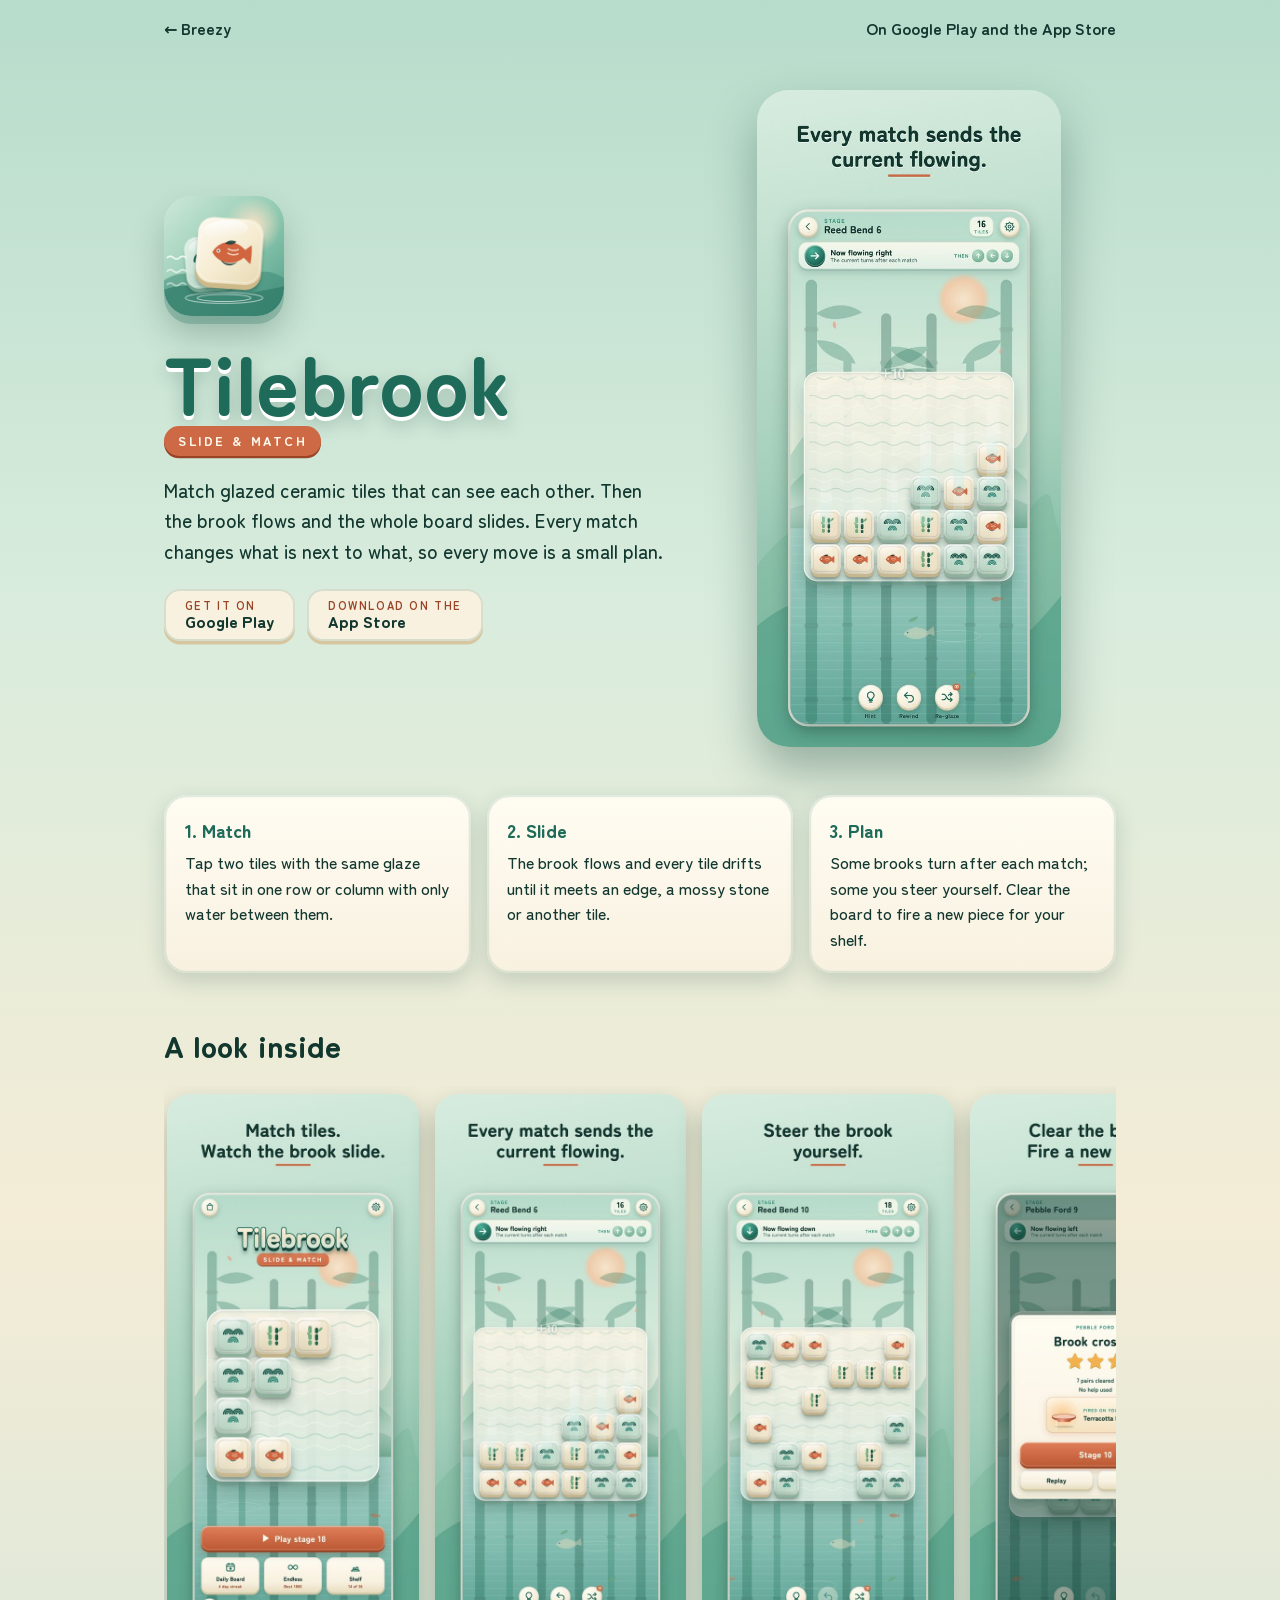
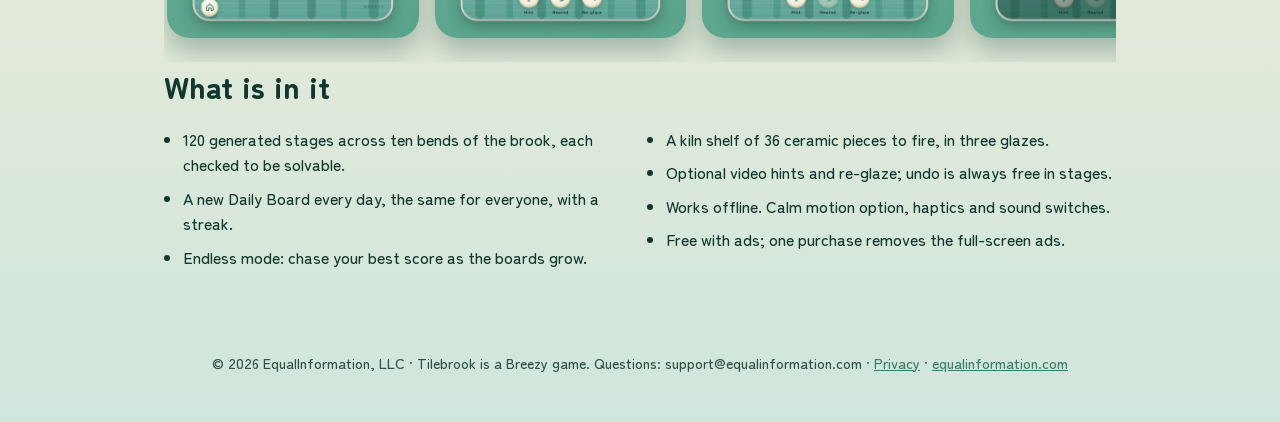
<file: tilebrook/index.html>
<!doctype html>
<html lang="en"><head>
<meta charset="utf-8"><meta name="viewport" content="width=device-width,initial-scale=1">
<title>Tilebrook: Slide &amp; Match - Breezy</title>
<meta name="description" content="Tilebrook is a calm tile-matching game where the whole board slides with the brook after every match. A Breezy game, available on Google Play and the App Store.">
<link rel="icon" href="img/favicon.png"><link rel="stylesheet" href="tilebrook.css">
<meta property="og:title" content="Tilebrook: Slide &amp; Match"><meta property="og:image" content="img/icon.png">
</head><body>
<div class="wrap">
<header class="top"><a href="../">&larr; Breezy</a><span>On Google Play and the App Store</span></header>
<section class="hero">
 <div>
  <img class="icon" src="img/icon.png" alt="Tilebrook app icon: a glazed cream tile with a koi">
  <h1>Tilebrook</h1><span class="pill">Slide &amp; Match</span>
  <p class="lead">Match glazed ceramic tiles that can see each other. Then the brook flows and the whole board slides. Every match changes what is next to what, so every move is a small plan.</p>
  <div class="stores"><a class="soon" href="https://play.google.com/store/apps/details?id=com.equalinformation.breezy.tilebrook" rel="noopener"><small>Get it on</small>Google Play</a><a class="soon" href="https://apps.apple.com/app/id6826692142" rel="noopener"><small>Download on the</small>App Store</a></div>
 </div>
 <img class="phone" src="img/shot-2.jpg" alt="Tilebrook gameplay: tiles sliding to the right after a match">
</section>
<section class="how">
 <div class="card"><b>1. Match</b>Tap two tiles with the same glaze that sit in one row or column with only water between them.</div>
 <div class="card"><b>2. Slide</b>The brook flows and every tile drifts until it meets an edge, a mossy stone or another tile.</div>
 <div class="card"><b>3. Plan</b>Some brooks turn after each match; some you steer yourself. Clear the board to fire a new piece for your shelf.</div>
</section>
<h2>A look inside</h2>
<div class="shots"><img src="img/shot-1.jpg" alt="Main menu"><img src="img/shot-2.jpg" alt="Sliding tiles"><img src="img/shot-3.jpg" alt="Steer the brook"><img src="img/shot-4.jpg" alt="Board cleared"><img src="img/shot-5.jpg" alt="Ceramic shelf"></div>
<h2>What is in it</h2>
<ul class="facts">
 <li>120 generated stages across ten bends of the brook, each checked to be solvable.</li>
 <li>A new Daily Board every day, the same for everyone, with a streak.</li>
 <li>Endless mode: chase your best score as the boards grow.</li>
 <li>A kiln shelf of 36 ceramic pieces to fire, in three glazes.</li>
 <li>Optional video hints and re-glaze; undo is always free in stages.</li>
 <li>Works offline. Calm motion option, haptics and sound switches.</li>
 <li>Free with ads; one purchase removes the full-screen ads.</li>
</ul>
</div>
<footer><div class="wrap">&copy; 2026 EqualInformation, LLC &middot; Tilebrook is a Breezy game. Questions: support@equalinformation.com &middot; <a href="../privacy.html">Privacy</a> &middot; <a href="https://equalinformation.com/">equalinformation.com</a></div></footer>
</body></html>
</file>
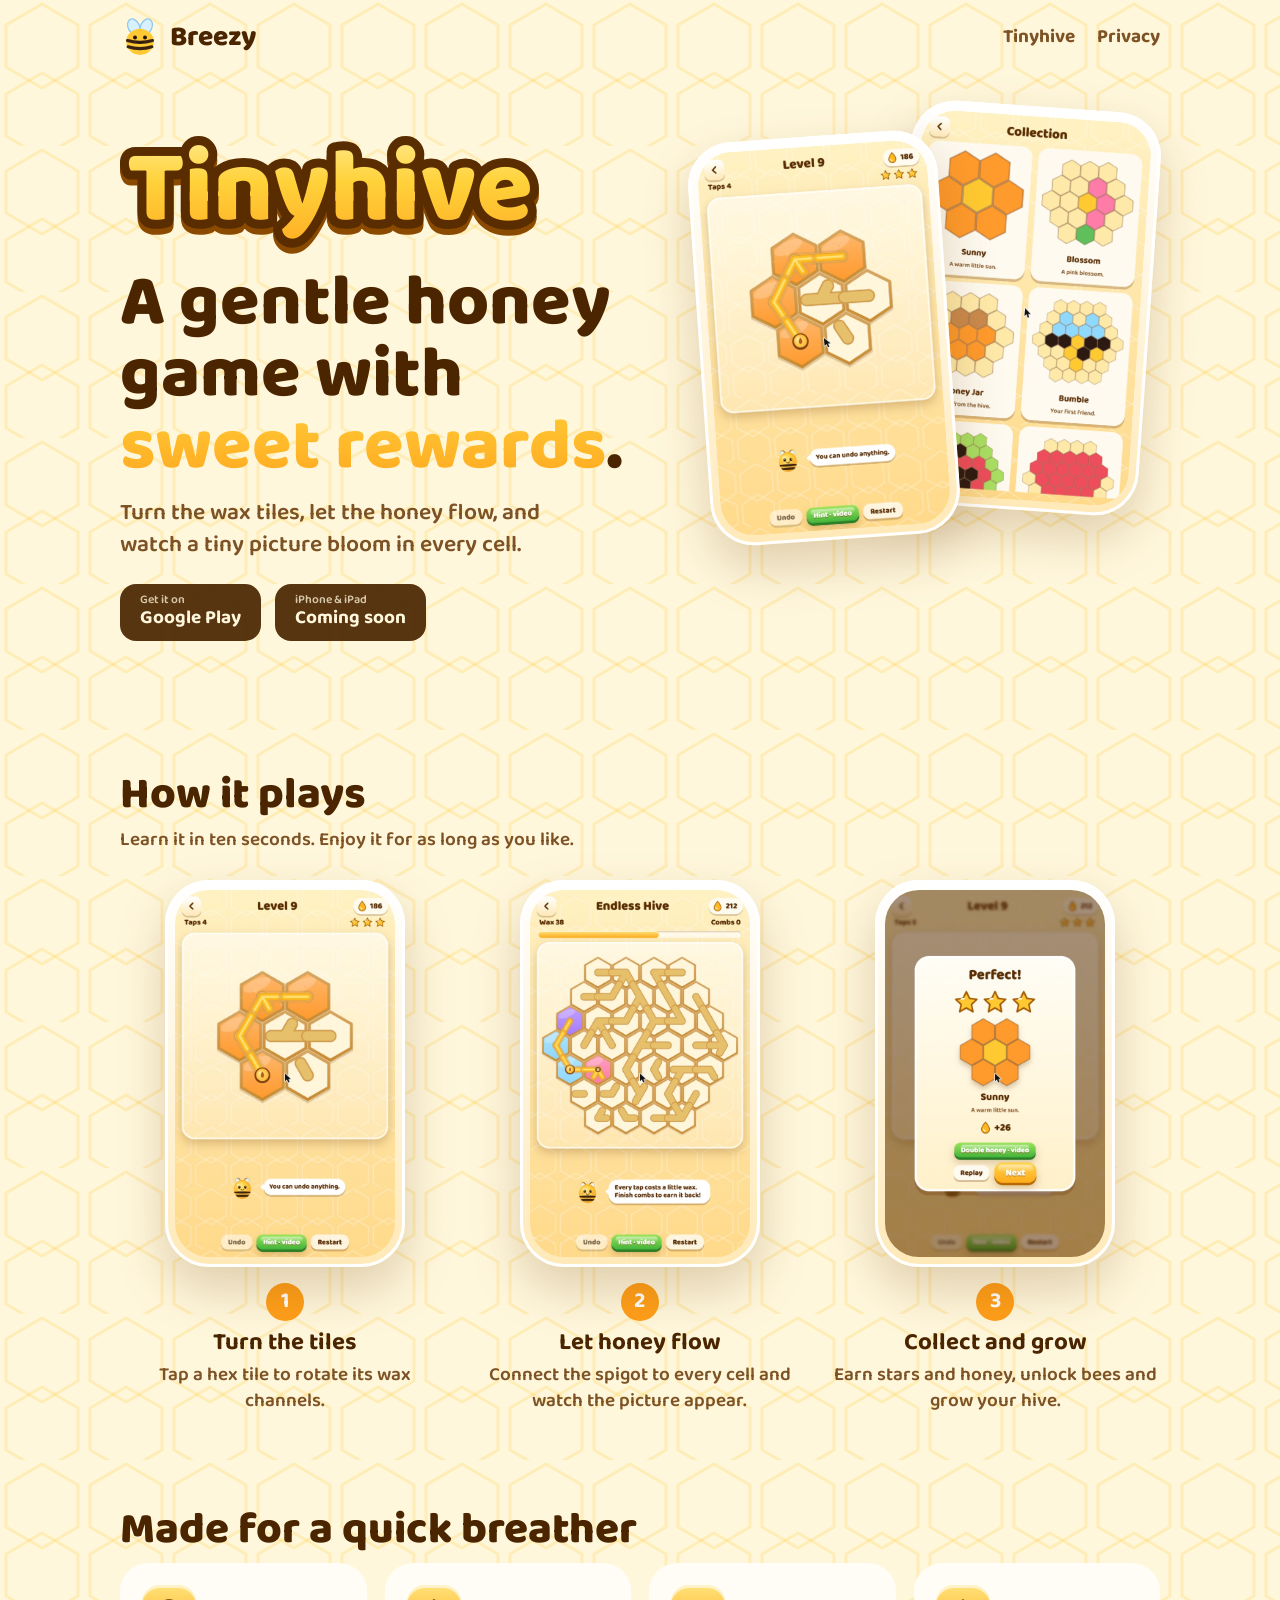
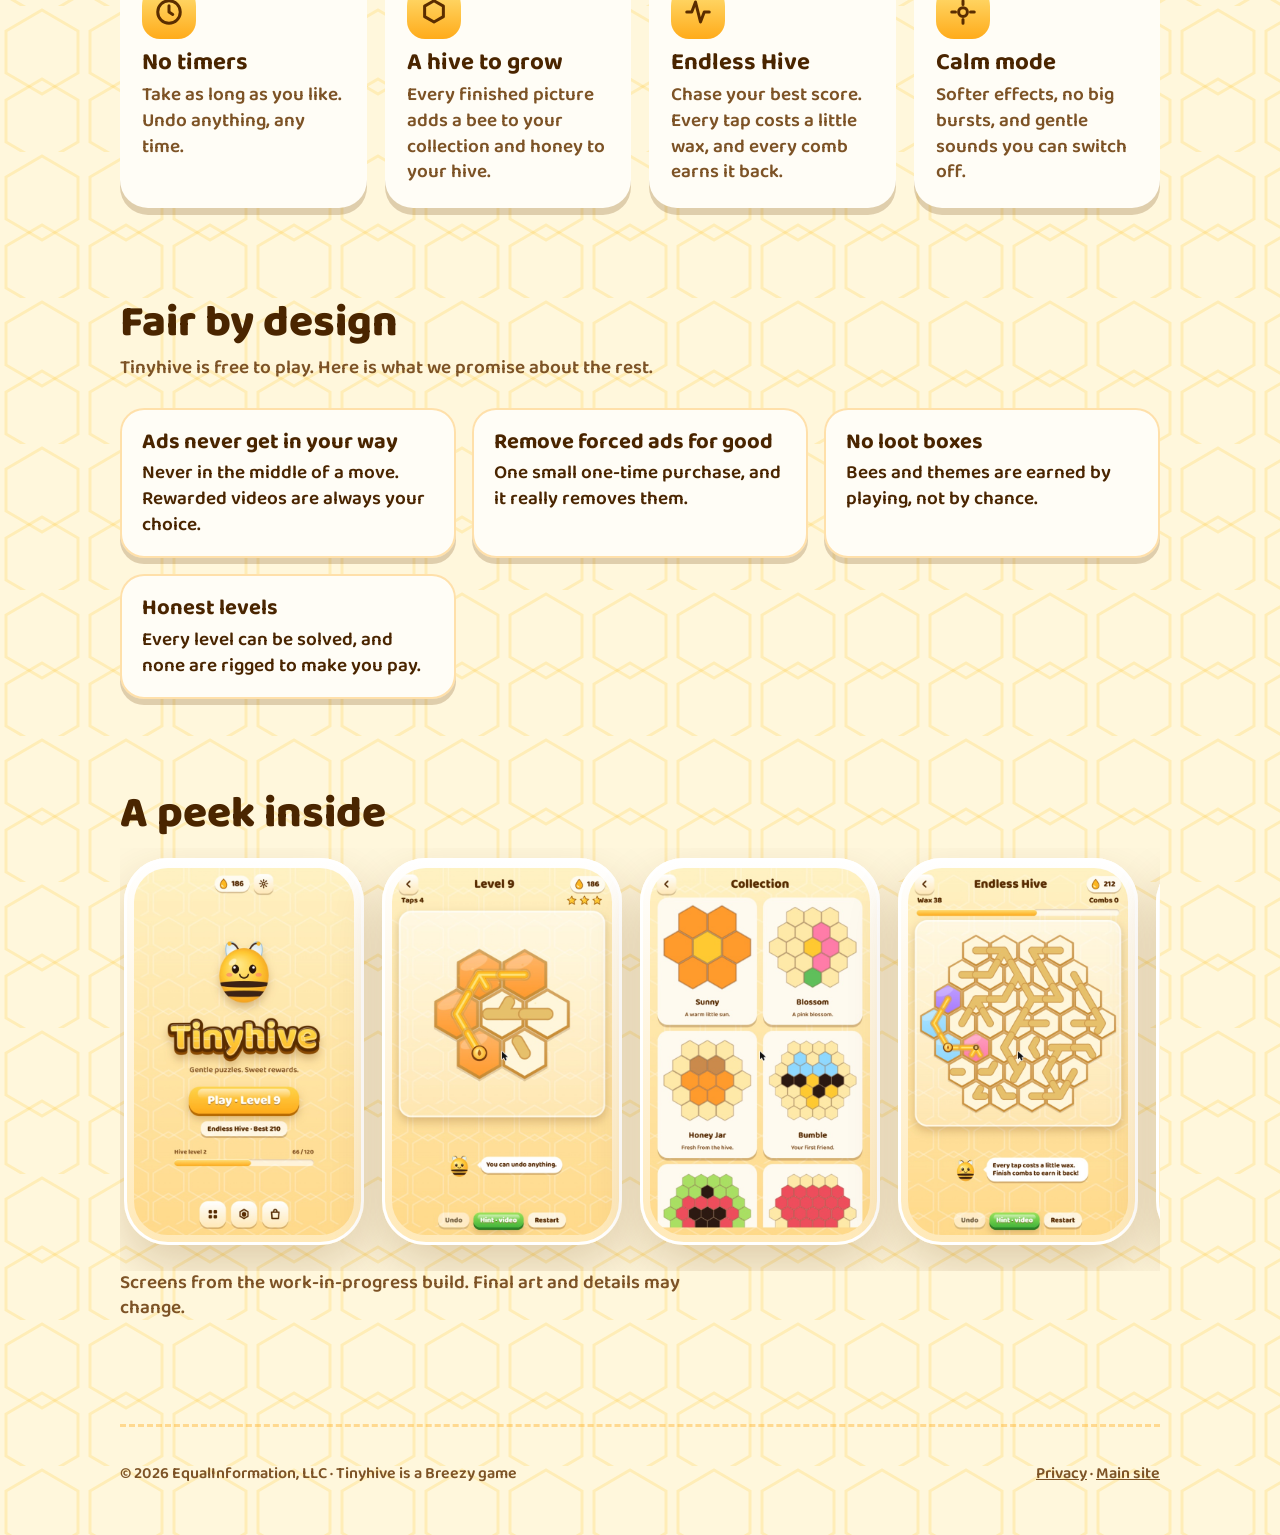
<file: tinyhive/index.html>
<!doctype html>
<html lang="en">
<head>
<meta charset="utf-8">
<meta name="viewport" content="width=device-width,initial-scale=1">
<title>Tinyhive: a gentle honey game by Breezy</title>
<meta name="description" content="Guide golden honey through a honeycomb, reveal hidden pictures, collect bees and grow your hive. A calm, cozy game available on Google Play for Android. iPhone and iPad coming soon.">
<meta property="og:title" content="Tinyhive: a gentle honey game by Breezy">
<meta property="og:description" content="Guide golden honey through a honeycomb, reveal hidden pictures, collect bees and grow your hive. A calm, cozy game available on Google Play for Android. iPhone and iPad coming soon.">
<meta property="og:image" content="img/home.jpg">
<link rel="stylesheet" href="../assets/site.css">
</head>
<body>
<div class="wrap">
<header class="nav"><a class="brand" href="../"><svg viewBox="0 0 64 64" aria-hidden="true"><ellipse cx="22" cy="14" rx="9" ry="13" fill="#d9f1ff" stroke="#8cc9ee" stroke-width="2" transform="rotate(-25 22 14)"/><ellipse cx="42" cy="14" rx="9" ry="13" fill="#d9f1ff" stroke="#8cc9ee" stroke-width="2" transform="rotate(25 42 14)"/><ellipse cx="32" cy="38" rx="22" ry="21" fill="#ffc933"/><path d="M12 36q20 6 40 0M13 46q19 6 38 0" stroke="#3b2314" stroke-width="5" fill="none" stroke-linecap="round"/><circle cx="24" cy="31" r="3.2" fill="#2a170c"/><circle cx="40" cy="31" r="3.2" fill="#2a170c"/><path d="M27 38q5 4 10 0" stroke="#2a170c" stroke-width="2.4" fill="none" stroke-linecap="round"/></svg> Breezy</a><nav><a class="l" href="../tinyhive/">Tinyhive</a><a class="l" href="../privacy.html">Privacy</a></nav></header>
<main>
<div class="hero">
  <div>
    <svg class="logo-svg" viewBox="0 0 420 118" role="img" aria-label="Tinyhive"><defs><linearGradient id="lg" x1="0" y1="0" x2="0" y2="1"><stop offset="0" stop-color="#fff7b8"/><stop offset=".45" stop-color="#ffd23a"/><stop offset="1" stop-color="#ff9f1a"/></linearGradient></defs><text x="210" y="88" text-anchor="middle" font-family="'Baloo 2',system-ui" font-weight="800" font-size="104" stroke="#5a2d00" stroke-width="18" stroke-linejoin="round" paint-order="stroke" fill="url(#lg)">Tinyhive</text></svg>
    <h1 style="margin-top:10px">A gentle honey game with <em>sweet rewards</em>.</h1>
    <p class="lead">Turn the wax tiles, let the honey flow, and watch a tiny picture bloom in every cell.</p>
    <div class="row"><a class="badge" href="https://play.google.com/store/apps/details?id=com.equalinformation.breezy.tinyhive" rel="noopener" style="text-decoration:none"><span><small>Get it on</small>Google Play</span></a><span class="badge"><span><small>iPhone &amp; iPad</small>Coming soon</span></span></div>
  </div>
  <div class="stack" aria-hidden="true">
    <div class="phone tilt-l p1"><img src="img/level.jpg" alt="" width="500" height="835"></div>
    <div class="phone tilt-r p2"><img src="img/collection.jpg" alt="" width="500" height="835"></div>
  </div>
</div>

<section>
  <h2>How it plays</h2>
  <p class="sub">Learn it in ten seconds. Enjoy it for as long as you like.</p>
  <div class="steps">
    <div class="step"><div class="phone"><img src="img/level.jpg" alt="A honeycomb board with golden honey flowing through wax channels" width="500" height="835" loading="lazy"></div><b>1</b><h3>Turn the tiles</h3><p>Tap a hex tile to rotate its wax channels.</p></div>
    <div class="step"><div class="phone"><img src="img/endless.jpg" alt="Honey flowing across a large board and revealing colors" width="500" height="835" loading="lazy"></div><b>2</b><h3>Let honey flow</h3><p>Connect the spigot to every cell and watch the picture appear.</p></div>
    <div class="step"><div class="phone"><img src="img/result.jpg" alt="A level complete screen with three stars and a new picture" width="500" height="835" loading="lazy"></div><b>3</b><h3>Collect and grow</h3><p>Earn stars and honey, unlock bees and grow your hive.</p></div>
  </div>
</section>

<section>
  <h2>Made for a quick breather</h2>
  <div class="cards">
    <div class="card"><div class="ico"><svg viewBox="0 0 24 24" fill="none" stroke="#5a2d00" stroke-width="2.4" stroke-linecap="round" stroke-linejoin="round"><circle cx="12" cy="12" r="9"/><path d="M12 7v5l3 2"/></svg></div><h3>No timers</h3><p>Take as long as you like. Undo anything, any time.</p></div>
    <div class="card"><div class="ico"><svg viewBox="0 0 24 24" fill="none" stroke="#5a2d00" stroke-width="2.4" stroke-linecap="round" stroke-linejoin="round"><path d="M12 3l7.5 4.3v8.4L12 20 4.5 15.7V7.3z"/></svg></div><h3>A hive to grow</h3><p>Every finished picture adds a bee to your collection and honey to your hive.</p></div>
    <div class="card"><div class="ico"><svg viewBox="0 0 24 24" fill="none" stroke="#5a2d00" stroke-width="2.4" stroke-linecap="round" stroke-linejoin="round"><path d="M3 12h4l3-8 4 16 3-8h4"/></svg></div><h3>Endless Hive</h3><p>Chase your best score. Every tap costs a little wax, and every comb earns it back.</p></div>
    <div class="card"><div class="ico"><svg viewBox="0 0 24 24" fill="none" stroke="#5a2d00" stroke-width="2.4" stroke-linecap="round" stroke-linejoin="round"><path d="M12 3v3M12 18v3M3 12h3M18 12h3"/><circle cx="12" cy="12" r="3.5"/></svg></div><h3>Calm mode</h3><p>Softer effects, no big bursts, and gentle sounds you can switch off.</p></div>
  </div>
</section>

<section>
  <h2>Fair by design</h2>
  <p class="sub">Tinyhive is free to play. Here is what we promise about the rest.</p>
  <div class="promise">
    <div><b>Ads never get in your way</b>Never in the middle of a move. Rewarded videos are always your choice.</div>
    <div><b>Remove forced ads for good</b>One small one-time purchase, and it really removes them.</div>
    <div><b>No loot boxes</b>Bees and themes are earned by playing, not by chance.</div>
    <div><b>Honest levels</b>Every level can be solved, and none are rigged to make you pay.</div>
  </div>
</section>

<section>
  <h2>A peek inside</h2>
  <div class="shots">
    <div class="phone"><img src="img/home.jpg" alt="Tinyhive home screen with the bee mascot" width="500" height="835" loading="lazy"></div>
    <div class="phone"><img src="img/level.jpg" alt="A level in progress" width="500" height="835" loading="lazy"></div>
    <div class="phone"><img src="img/collection.jpg" alt="The collection screen" width="500" height="835" loading="lazy"></div>
    <div class="phone"><img src="img/endless.jpg" alt="Endless Hive mode" width="500" height="835" loading="lazy"></div>
    <div class="phone"><img src="img/result.jpg" alt="Level complete" width="500" height="835" loading="lazy"></div>
  </div>
  <p class="sub" style="margin-top:0">Screens from the work-in-progress build. Final art and details may change.</p>
</section>
</main>
<footer><div class="row"><span>© 2026 EqualInformation, LLC · Tinyhive is a Breezy game</span><span><a href="../privacy.html">Privacy</a> · <a href="https://equalinformation.com/">Main site</a></span></div></footer>
</div>
</body>
</html>
</file>
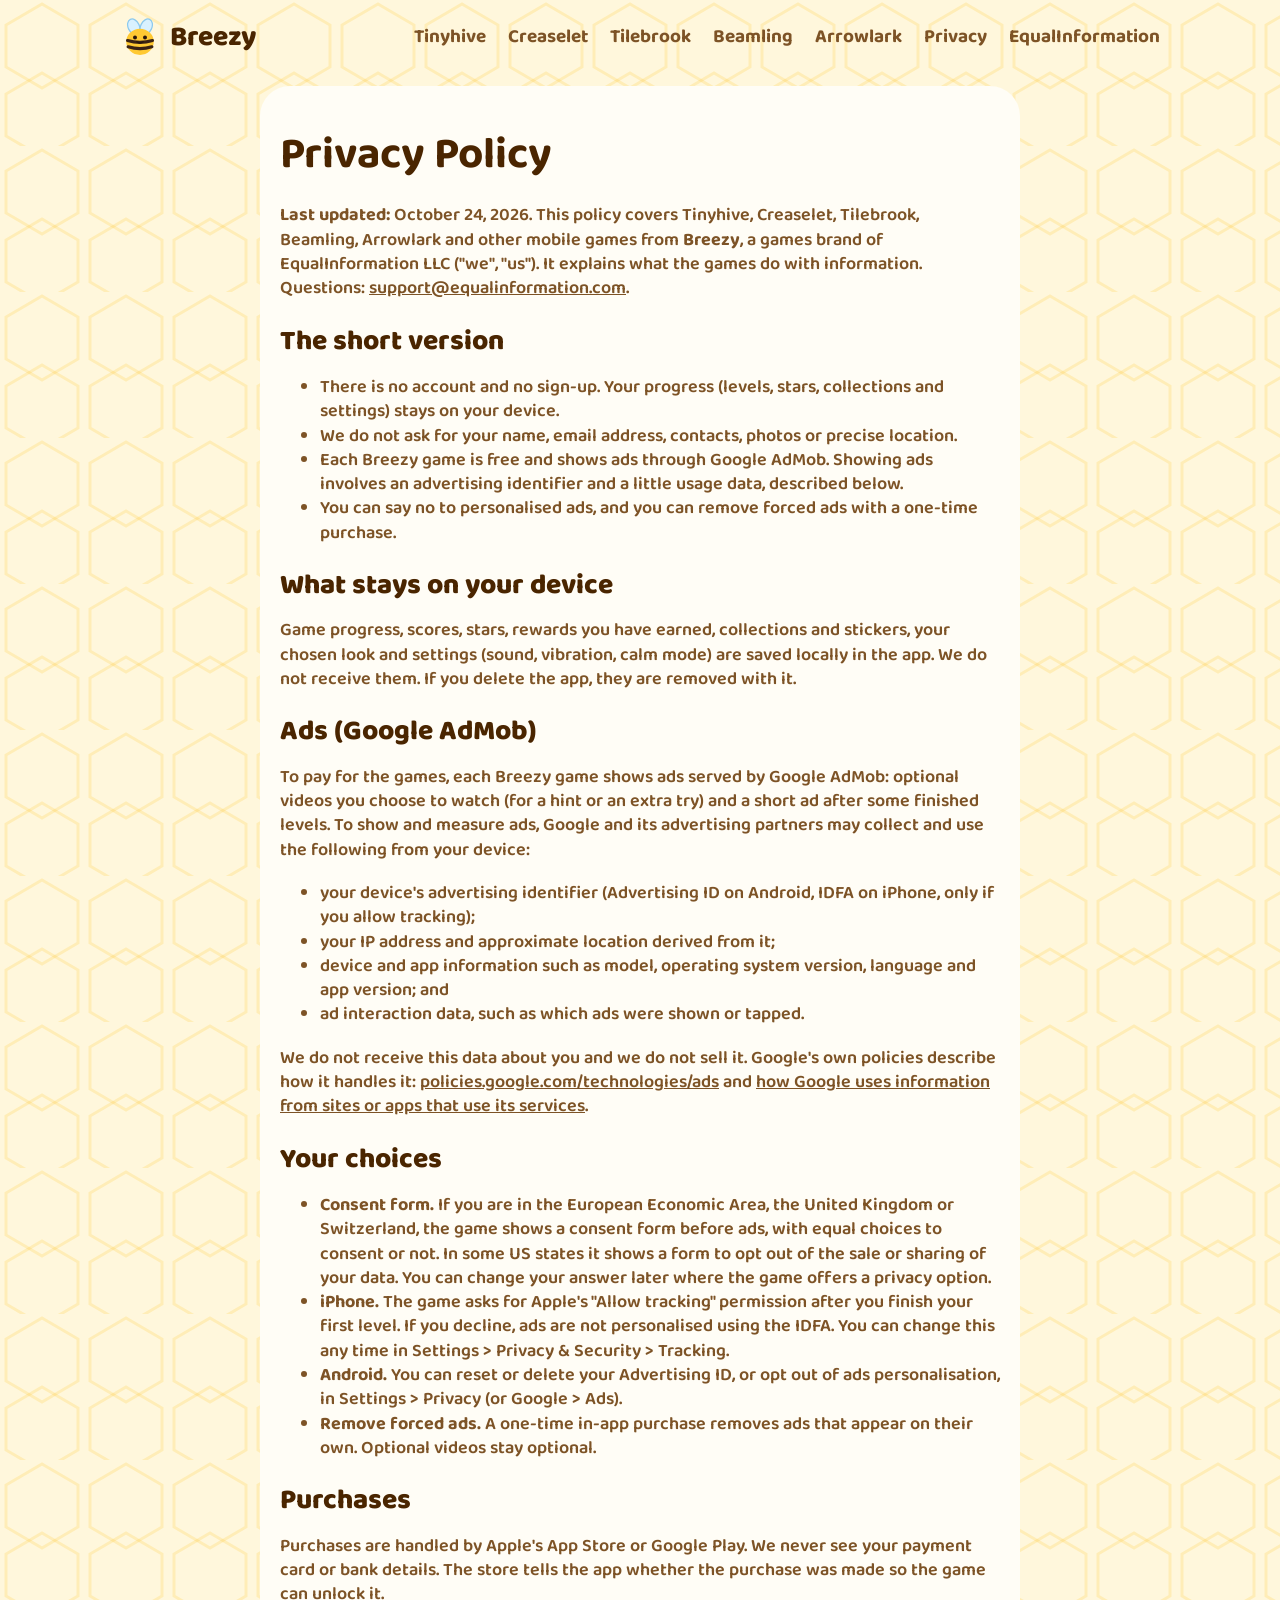
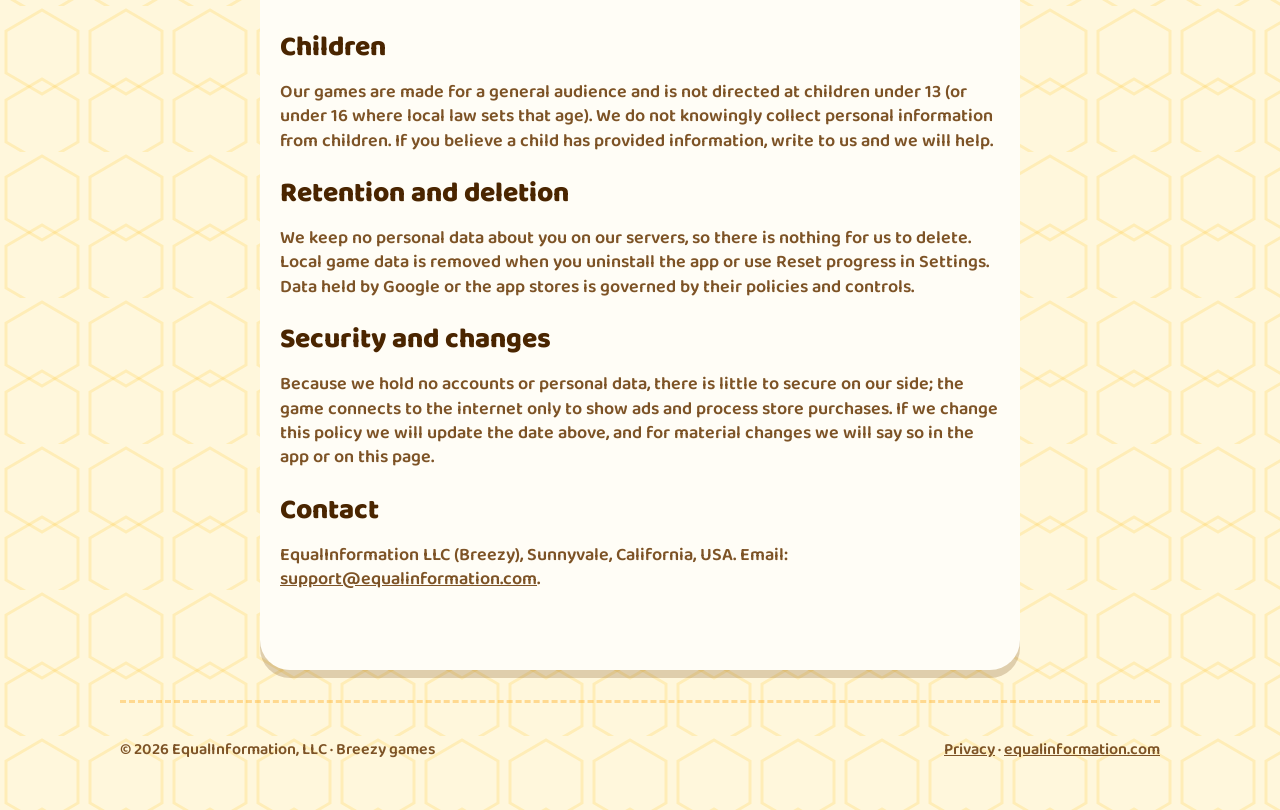
<file: privacy.html>
<!doctype html>
<html lang="en">
<head>
<meta charset="utf-8">
<meta name="viewport" content="width=device-width,initial-scale=1">
<title>Privacy: Breezy</title>
<meta name="description" content="How Breezy handles your information.">
<meta property="og:title" content="Privacy: Breezy">
<meta property="og:description" content="How Breezy handles your information.">
<meta property="og:image" content="tinyhive/img/home.jpg">
<link rel="stylesheet" href="assets/site.css">
</head>
<body>
<div class="wrap">
<header class="nav"><a class="brand" href="./"><svg viewBox="0 0 64 64" aria-hidden="true"><ellipse cx="22" cy="14" rx="9" ry="13" fill="#d9f1ff" stroke="#8cc9ee" stroke-width="2" transform="rotate(-25 22 14)"/><ellipse cx="42" cy="14" rx="9" ry="13" fill="#d9f1ff" stroke="#8cc9ee" stroke-width="2" transform="rotate(25 42 14)"/><ellipse cx="32" cy="38" rx="22" ry="21" fill="#ffc933"/><path d="M12 36q20 6 40 0M13 46q19 6 38 0" stroke="#3b2314" stroke-width="5" fill="none" stroke-linecap="round"/><circle cx="24" cy="31" r="3.2" fill="#2a170c"/><circle cx="40" cy="31" r="3.2" fill="#2a170c"/><path d="M27 38q5 4 10 0" stroke="#2a170c" stroke-width="2.4" fill="none" stroke-linecap="round"/></svg> Breezy</a><nav><a class="l" href="tinyhive/">Tinyhive</a><a class="l" href="creaselet/">Creaselet</a><a class="l" href="tilebrook/">Tilebrook</a><a class="l" href="beamling/">Beamling</a><a class="l" href="arrowlark/">Arrowlark</a><a class="l" href="privacy.html">Privacy</a><a class="l" href="https://equalinformation.com/">EqualInformation</a></nav></header>
<main><article class="doc">
<h1>Privacy Policy</h1>
<p><b>Last updated:</b> October 24, 2026. This policy covers Tinyhive, Creaselet, Tilebrook, Beamling, Arrowlark and other mobile games from <b>Breezy</b>, a games brand of EqualInformation LLC ("we", "us"). It explains what the games do with information. Questions: <a href="mailto:support@equalinformation.com">support@equalinformation.com</a>.</p>

<h2>The short version</h2>
<ul>
<li>There is no account and no sign-up. Your progress (levels, stars, collections and settings) stays on your device.</li>
<li>We do not ask for your name, email address, contacts, photos or precise location.</li>
<li>Each Breezy game is free and shows ads through Google AdMob. Showing ads involves an advertising identifier and a little usage data, described below.</li>
<li>You can say no to personalised ads, and you can remove forced ads with a one-time purchase.</li>
</ul>

<h2>What stays on your device</h2>
<p>Game progress, scores, stars, rewards you have earned, collections and stickers, your chosen look and settings (sound, vibration, calm mode) are saved locally in the app. We do not receive them. If you delete the app, they are removed with it.</p>

<h2>Ads (Google AdMob)</h2>
<p>To pay for the games, each Breezy game shows ads served by Google AdMob: optional videos you choose to watch (for a hint or an extra try) and a short ad after some finished levels. To show and measure ads, Google and its advertising partners may collect and use the following from your device:</p>
<ul>
<li>your device's advertising identifier (Advertising ID on Android, IDFA on iPhone, only if you allow tracking);</li>
<li>your IP address and approximate location derived from it;</li>
<li>device and app information such as model, operating system version, language and app version; and</li>
<li>ad interaction data, such as which ads were shown or tapped.</li>
</ul>
<p>We do not receive this data about you and we do not sell it. Google's own policies describe how it handles it: <a href="https://policies.google.com/technologies/ads">policies.google.com/technologies/ads</a> and <a href="https://policies.google.com/technologies/partner-sites">how Google uses information from sites or apps that use its services</a>.</p>

<h2>Your choices</h2>
<ul>
<li><b>Consent form.</b> If you are in the European Economic Area, the United Kingdom or Switzerland, the game shows a consent form before ads, with equal choices to consent or not. In some US states it shows a form to opt out of the sale or sharing of your data. You can change your answer later where the game offers a privacy option.</li>
<li><b>iPhone.</b> The game asks for Apple's "Allow tracking" permission after you finish your first level. If you decline, ads are not personalised using the IDFA. You can change this any time in Settings &gt; Privacy &amp; Security &gt; Tracking.</li>
<li><b>Android.</b> You can reset or delete your Advertising ID, or opt out of ads personalisation, in Settings &gt; Privacy (or Google &gt; Ads).</li>
<li><b>Remove forced ads.</b> A one-time in-app purchase removes ads that appear on their own. Optional videos stay optional.</li>
</ul>

<h2>Purchases</h2>
<p>Purchases are handled by Apple's App Store or Google Play. We never see your payment card or bank details. The store tells the app whether the purchase was made so the game can unlock it.</p>

<h2>Children</h2>
<p>Our games are made for a general audience and is not directed at children under 13 (or under 16 where local law sets that age). We do not knowingly collect personal information from children. If you believe a child has provided information, write to us and we will help.</p>

<h2>Retention and deletion</h2>
<p>We keep no personal data about you on our servers, so there is nothing for us to delete. Local game data is removed when you uninstall the app or use Reset progress in Settings. Data held by Google or the app stores is governed by their policies and controls.</p>

<h2>Security and changes</h2>
<p>Because we hold no accounts or personal data, there is little to secure on our side; the game connects to the internet only to show ads and process store purchases. If we change this policy we will update the date above, and for material changes we will say so in the app or on this page.</p>

<h2>Contact</h2>
<p>EqualInformation LLC (Breezy), Sunnyvale, California, USA. Email: <a href="mailto:support@equalinformation.com">support@equalinformation.com</a>.</p>
</article></main><footer><div class="row"><span>© 2026 EqualInformation, LLC · Breezy games</span><span><a href="privacy.html">Privacy</a> · <a href="https://equalinformation.com/">equalinformation.com</a></span></div></footer>
</div>
</body>
</html>
</file>
<file: assets/site.css>
@font-face{font-family:'Baloo 2';font-weight:600;font-display:swap;src:url(fonts/baloo-2-latin-600-normal.woff2) format('woff2')}
@font-face{font-family:'Baloo 2';font-weight:700;font-display:swap;src:url(fonts/baloo-2-latin-700-normal.woff2) format('woff2')}
@font-face{font-family:'Baloo 2';font-weight:800;font-display:swap;src:url(fonts/baloo-2-latin-800-normal.woff2) format('woff2')}
:root{--cream:#fff7dc;--honey:#ffc933;--amber:#ff9f1a;--ink:#4a2500;--ink2:#7d5326;--sky:#8fd8ff;--card:#fffdf6;--shadow:rgba(110,60,0,.22);--max:1080px}
@media (prefers-color-scheme:dark){:root:not([data-theme=light]){--cream:#2a1c0c;--ink:#ffeccb;--ink2:#e0c493;--card:#3a2810;--shadow:rgba(0,0,0,.45)}}
*{box-sizing:border-box}
html{scroll-behavior:smooth}
body{margin:0;font-family:'Baloo 2',ui-rounded,system-ui,sans-serif;font-size:19px;line-height:1.35;color:var(--ink);background:var(--cream);
background-image:url("data:image/svg+xml,%3Csvg xmlns='http://www.w3.org/2000/svg' width='84' height='146'%3E%3Cg fill='none' stroke='%23ffc933' stroke-opacity='.22' stroke-width='3'%3E%3Cpath d='M42 4l36 21v42L42 88 6 67V25z'/%3E%3Cpath d='M84 77l36 21v42l-36 21-36-21V98z' transform='translate(-42 -4)'/%3E%3C/g%3E%3C/svg%3E")}
a{color:inherit}
.wrap{max-width:var(--max);margin:0 auto;padding:0 20px}
header.nav{display:flex;align-items:center;justify-content:space-between;padding:18px 0}
.brand{display:flex;align-items:center;gap:10px;text-decoration:none;font-weight:800;font-size:28px}
.brand svg{width:40px;height:40px}
.nav a.l{text-decoration:none;font-weight:700;margin-left:22px;color:var(--ink2)}
.nav a.l:hover{color:var(--ink)}
.btn{display:inline-block;font:800 21px/1 'Baloo 2',system-ui;color:#fff;text-decoration:none;text-shadow:0 2px 0 rgba(120,55,0,.65);border-radius:20px;padding:15px 28px 13px;background:linear-gradient(#ffd54a,#ffab1a);box-shadow:0 6px 0 #b86b00,0 14px 24px var(--shadow)}
.btn.soft{background:var(--card);color:var(--ink);text-shadow:none;box-shadow:0 5px 0 var(--shadow)}
.badge{display:inline-flex;align-items:center;gap:10px;padding:10px 20px;border-radius:16px;background:var(--ink);color:var(--cream);font-weight:700;opacity:.92}
.badge small{display:block;font-size:12px;font-weight:600;opacity:.75;line-height:1}
.hero{display:grid;grid-template-columns:1.05fr .95fr;gap:30px;align-items:center;padding:30px 0 60px}
.hero h1{font-size:clamp(40px,6vw,72px);line-height:1;margin:0 0 14px;font-weight:800}
.hero h1 em{font-style:normal;background:linear-gradient(#ffd23a,#ff9f1a);-webkit-background-clip:text;background-clip:text;color:transparent}
.hero p.lead{font-size:23px;color:var(--ink2);margin:0 0 24px;max-width:30ch}
.row{display:flex;gap:14px;flex-wrap:wrap;align-items:center}
.phone{position:relative;border-radius:44px;padding:10px;background:linear-gradient(#fff,#ffe9b8);box-shadow:0 22px 50px var(--shadow),inset 0 0 0 3px #fff;max-width:300px;margin:0 auto}
.phone img{display:block;width:100%;height:auto;aspect-ratio:599/1000;object-fit:cover;border-radius:34px}
.phone.tilt-l{transform:rotate(-4deg)}.phone.tilt-r{transform:rotate(4deg)}
.stack{position:relative;height:560px}
.stack .phone{position:absolute;width:250px}
.stack .p1{left:4%;top:30px;z-index:2}.stack .p2{right:2%;top:0}
h2{font-size:clamp(30px,4vw,44px);margin:0 0 10px;font-weight:800;line-height:1.05}
section{padding:46px 0}
.sub{color:var(--ink2);max-width:52ch;margin:0 0 26px}
.cards{display:grid;grid-template-columns:repeat(auto-fit,minmax(230px,1fr));gap:18px}
.card{background:var(--card);border-radius:28px;padding:22px;box-shadow:0 7px 0 var(--shadow)}
.card h3{margin:8px 0 4px;font-size:24px}.card p{margin:0;color:var(--ink2)}
.ico{width:54px;height:54px;border-radius:18px;display:grid;place-items:center;background:linear-gradient(#ffe27a,#ffab1a);box-shadow:inset 0 3px 0 rgba(255,255,255,.6)}
.ico svg{width:30px;height:30px}
.steps{display:grid;grid-template-columns:repeat(auto-fit,minmax(220px,1fr));gap:26px;counter-reset:s}
.step{text-align:center}.step .phone{max-width:240px;margin-bottom:16px}
.step b{display:inline-grid;place-items:center;width:38px;height:38px;border-radius:50%;background:var(--amber);color:#fff;font-size:22px;margin-bottom:6px}
.step h3{margin:0 0 4px;font-size:24px}.step p{margin:0;color:var(--ink2)}
.promise{display:grid;grid-template-columns:repeat(auto-fit,minmax(250px,1fr));gap:16px}
.promise div{background:var(--card);box-shadow:inset 0 0 0 2px rgba(255,170,30,.35),0 6px 0 var(--shadow);border-radius:24px;padding:20px 22px}
.promise b{display:block;font-size:22px;margin-bottom:4px}
.shots{display:flex;gap:18px;overflow:auto;padding:10px 4px 26px;scroll-snap-type:x mandatory}
.shots .phone{flex:0 0 240px;scroll-snap-align:center;margin:0}
footer{padding:36px 0 50px;color:var(--ink2);font-size:16px;border-top:3px dashed rgba(255,170,30,.4);margin-top:30px}
footer .row{justify-content:space-between}
.pill{display:inline-block;padding:6px 16px;border-radius:99px;background:var(--honey);color:var(--ink);font-weight:800;font-size:15px;letter-spacing:.5px;text-transform:uppercase}
.logo-svg{width:min(420px,90%);height:auto;filter:drop-shadow(0 6px 0 #8a4a00)}
.doc{max-width:760px;margin:0 auto;padding:20px 20px 60px;background:var(--card);border-radius:30px;box-shadow:0 8px 0 var(--shadow);margin-top:10px}
.doc h1{font-size:44px;margin:20px 0 6px}.doc h2{font-size:28px;margin-top:26px}.doc p,.doc li{color:var(--ink2);font-size:18px}
@media (max-width:820px){.hero{grid-template-columns:1fr;text-align:center}.hero p.lead{margin-inline:auto}.row{justify-content:center}.stack{height:520px}.nav a.l{display:none}}
@media (prefers-reduced-motion:no-preference){.phone.tilt-l,.phone.tilt-r{transition:transform .35s}.phone.tilt-l:hover,.phone.tilt-r:hover{transform:rotate(0) scale(1.03)}}
</file>
<file: arrowlark/arrowlark.css>
@font-face { font-family: "Rubik"; src: url("fonts/rubik-latin-wght-normal.woff2") format("woff2"); font-weight: 300 900; font-display: swap; }
:root { --ink: #3A1C5E; --ink2: #6F5A93; --pink: #FF5AA5; --violet: #8D6BFF; --mint: #1FCB9B; --bg1: #FFF6FB; --bg2: #F4ECFF; --card: #fff; --line: rgba(141,107,255,.16); --lip: #D6C6F2; --tile: 0.1; }
@media (prefers-color-scheme: dark) { :root { --ink: #F5EEFF; --ink2: #B9A8DA; --bg1: #1D1030; --bg2: #2A1747; --card: #2F1C52; --line: rgba(190,170,255,.18); --lip: #190C2B; --tile: .08; } }
* { box-sizing: border-box; }
html { scroll-behavior: smooth; }
body { margin: 0; font-family: "Rubik", system-ui, sans-serif; font-weight: 500; color: var(--ink); background: linear-gradient(180deg, var(--bg1), var(--bg2)) fixed; line-height: 1.55; -webkit-font-smoothing: antialiased; }
body::before { content: ""; position: fixed; inset: 0; background: url("data:image/svg+xml,%3Csvg%20xmlns%3D%22http%3A//www.w3.org/2000/svg%22%20width%3D%22168%22%20height%3D%22168%22%20viewBox%3D%220%200%20168%20168%22%3E%3Cg%20stroke-linecap%3D%22round%22%20stroke-linejoin%3D%22round%22%20fill%3D%22none%22%3E%3Cg%20transform%3D%22translate%2830%2038%29%20rotate%28-18%29%22%3E%3Cpath%20d%3D%22M0%200H26%22%20stroke%3D%22%23FF5AA5%22%20stroke-width%3D%227%22/%3E%3Cpath%20d%3D%22M24%20-9L35%200L24%209Z%22%20fill%3D%22%23FF5AA5%22%20stroke%3D%22%23FF5AA5%22%20stroke-width%3D%224%22/%3E%3C/g%3E%3Cg%20transform%3D%22translate%28112%2052%29%20rotate%2862%29%22%3E%3Cpath%20d%3D%22M0%200H22%22%20stroke%3D%22%238D6BFF%22%20stroke-width%3D%227%22/%3E%3Cpath%20d%3D%22M20%20-9L31%200L20%209Z%22%20fill%3D%22%238D6BFF%22%20stroke%3D%22%238D6BFF%22%20stroke-width%3D%224%22/%3E%3C/g%3E%3Cg%20transform%3D%22translate%2860%20128%29%20rotate%28200%29%22%3E%3Cpath%20d%3D%22M0%200H24%22%20stroke%3D%22%231FCB9B%22%20stroke-width%3D%227%22/%3E%3Cpath%20d%3D%22M22%20-9L33%200L22%209Z%22%20fill%3D%22%231FCB9B%22%20stroke%3D%22%231FCB9B%22%20stroke-width%3D%224%22/%3E%3C/g%3E%3Ccircle%20cx%3D%22140%22%20cy%3D%22140%22%20r%3D%224%22%20fill%3D%22%23FFC93C%22%20stroke%3D%22none%22/%3E%3Ccircle%20cx%3D%2212%22%20cy%3D%22104%22%20r%3D%223.5%22%20fill%3D%22%238D6BFF%22%20stroke%3D%22none%22/%3E%3C/g%3E%3C/svg%3E") 0 0 / 168px 168px; opacity: var(--tile); pointer-events: none; z-index: 0; }
.wrap { position: relative; z-index: 1; max-width: 1120px; margin: 0 auto; padding: 0 22px 40px; }
a { color: inherit; }
.nav { display: flex; align-items: center; justify-content: space-between; padding: 18px 0; }
.brand { display: flex; align-items: center; gap: 12px; font-weight: 900; font-size: 20px; text-decoration: none; }
.brand img { width: 44px; height: 44px; border-radius: 11px; box-shadow: 0 6px 14px rgba(90,58,194,.3); }
.nav nav { display: flex; gap: 8px; }
.nav nav a { text-decoration: none; font-weight: 700; font-size: 15px; padding: 8px 16px; border-radius: 99px; color: var(--ink2); }
.nav nav a:hover { background: var(--line); color: var(--ink); }
.hero { display: grid; grid-template-columns: 1.05fr 1fr; align-items: center; gap: 30px; padding: 20px 0 70px; }
.wordmark { width: min(100%, 470px); height: auto; display: block; filter: drop-shadow(0 12px 14px rgba(179,35,106,.18)); }
.tagpill { display: inline-block; margin: 6px 0 14px 8px; background: linear-gradient(180deg, #6EEBC4, #1FCB9B); color: #fff; font-weight: 900; letter-spacing: .2em; font-size: 13px; padding: 5px 18px; border-radius: 99px; box-shadow: 0 3px 0 #0C8C69; }
h1 { font-size: clamp(36px, 5.4vw, 62px); line-height: 1.04; letter-spacing: -.025em; margin: 6px 0 14px; font-weight: 900; }
h1 em { font-style: normal; background: linear-gradient(90deg, var(--pink), var(--violet)); -webkit-background-clip: text; background-clip: text; color: transparent; }
.lead { font-size: 19px; color: var(--ink2); max-width: 31em; margin: 0 0 26px; }
.cta { display: flex; flex-wrap: wrap; gap: 14px; }
.store { display: inline-flex; flex-direction: column; justify-content: center; padding: 11px 26px 12px; border-radius: 18px; background: linear-gradient(180deg, #4a2a78, #2c1250); color: #fff; font-weight: 800; font-size: 18px; line-height: 1.15; box-shadow: 0 5px 0 #170a2c, 0 14px 22px rgba(58,28,94,.25); }
a.store { text-decoration: none; }
.store small { font-size: 10.5px; letter-spacing: .16em; font-weight: 800; color: #6EEBC4; }
.phones { position: relative; height: 560px; }
.phone { position: absolute; width: 270px; border-radius: 46px; background: #2c1250; padding: 9px; box-shadow: 0 30px 60px rgba(58,28,94,.38), inset 0 0 0 2px #5a3a8a; }
.phone::after { content: ""; position: absolute; top: 18px; left: 50%; width: 76px; height: 22px; margin-left: -38px; border-radius: 99px; background: #14061f; }
.phone img { display: block; width: 100%; height: auto; border-radius: 38px; }
.p1 { left: 4%; top: 36px; transform: rotate(-6deg); }
.p2 { right: 2%; top: 0; transform: rotate(5deg); z-index: 1; }
.lark-hero { position: absolute; left: -2%; bottom: -6px; width: 190px; z-index: 3; filter: drop-shadow(0 14px 14px rgba(58,28,94,.3)); animation: float 3.2s ease-in-out infinite; }
@keyframes float { 50% { transform: translateY(-8px) rotate(2deg); } }
@media (prefers-reduced-motion: reduce) { .lark-hero { animation: none; } html { scroll-behavior: auto; } }
section { padding: 38px 0; }
h2 { font-size: clamp(28px, 4vw, 40px); letter-spacing: -.02em; line-height: 1.1; margin: 0 0 8px; font-weight: 900; }
.sub { color: var(--ink2); font-size: 18px; margin: 0 0 26px; max-width: 36em; }
.steps { display: grid; grid-template-columns: repeat(3, 1fr); gap: 24px; }
.step { background: var(--card); border-radius: 30px; padding: 14px 14px 22px; box-shadow: 0 14px 34px rgba(90,58,194,.12); }
.step .vis { border-radius: 22px; overflow: hidden; background: linear-gradient(180deg, #fff, #F7F0FF); height: 230px; display: grid; place-items: center; }
.step .vis img { width: 100%; height: 100%; object-fit: cover; object-position: top; display: block; }
.step b { display: inline-grid; place-items: center; width: 34px; height: 34px; border-radius: 50%; background: linear-gradient(180deg, #FF93C7, #FF4F9A); color: #fff; font-weight: 900; margin: 16px 8px 0; box-shadow: 0 3px 0 #B3236A; }
.step h3 { display: inline; font-size: 21px; margin: 0; }
.step p { margin: 8px 8px 0; color: var(--ink2); }
.modes { display: grid; grid-template-columns: repeat(4, 1fr); gap: 18px; }
.mode { border-radius: 28px; padding: 22px; color: #fff; box-shadow: 0 6px 0 var(--sh), 0 16px 26px rgba(58,28,94,.16); }
.mode h3 { margin: 0 0 6px; font-size: 22px; font-weight: 900; }
.mode p { margin: 0; font-size: 15.5px; opacity: .96; }
.m1 { background: linear-gradient(160deg, #FF93C7, #FF4F9A); --sh: #B3236A; } .m2 { background: linear-gradient(160deg, #B6A2FF, #8D6BFF); --sh: #5A3AC2; } .m3 { background: linear-gradient(160deg, #6EEBC4, #1FCB9B); --sh: #0C8C69; } .m4 { background: linear-gradient(160deg, #ffb87a, #ff8f6b); --sh: #b8532e; }
.band { display: grid; grid-template-columns: 1fr 1fr; gap: 32px; align-items: center; background: var(--card); border-radius: 36px; padding: 34px; box-shadow: 0 18px 40px rgba(90,58,194,.14); }
.band p { color: var(--ink2); font-size: 18px; }
.band img.crop { width: 100%; max-height: 400px; object-fit: cover; object-position: top; border-radius: 24px; display: block; box-shadow: 0 10px 26px rgba(58,28,94,.18); }
.fair { display: grid; grid-template-columns: repeat(3, 1fr); gap: 18px; }
.fair div { background: var(--card); border-radius: 24px; padding: 20px 22px; color: var(--ink2); box-shadow: 0 10px 24px rgba(90,58,194,.1); }
.fair b { display: block; color: var(--ink); font-size: 18px; margin-bottom: 4px; }
.gallery { display: flex; gap: 20px; overflow-x: auto; padding: 8px 4px 26px; scroll-snap-type: x mandatory; }
.gallery img { flex: none; width: 250px; height: auto; border-radius: 32px; scroll-snap-align: center; box-shadow: 0 18px 34px rgba(58,28,94,.22); }
footer { display: flex; flex-wrap: wrap; gap: 12px 24px; justify-content: space-between; padding: 26px 0 10px; color: var(--ink2); font-size: 14.5px; border-top: 1px solid var(--line); margin-top: 20px; }
@media (max-width: 900px) {
  .hero { grid-template-columns: 1fr; text-align: center; padding-bottom: 30px; }
  .wordmark { margin: 0 auto; } .lead { margin-left: auto; margin-right: auto; } .cta { justify-content: center; }
  .phones { height: 500px; max-width: 460px; margin: 10px auto 0; width: 100%; }
  .phone { width: 220px; border-radius: 40px; } .p1 { left: 0; top: 40px; } .p2 { right: 0; } .lark-hero { width: 150px; left: 0; }
  .steps, .fair { grid-template-columns: 1fr; } .modes { grid-template-columns: 1fr 1fr; } .band { grid-template-columns: 1fr; padding: 24px; }
}
@media (max-width: 520px) { .modes { grid-template-columns: 1fr; } .phones { height: 430px; } .phone { width: 190px; border-radius: 34px; padding: 7px; } .phone img { border-radius: 28px; } .nav nav a { padding: 8px 10px; } }
</file>
<file: beamling/beamling.css>
@font-face{font-family:Sora;font-weight:400;font-display:swap;src:url(fonts/sora-latin-400-normal.woff2) format('woff2')}
@font-face{font-family:Sora;font-weight:600;font-display:swap;src:url(fonts/sora-latin-600-normal.woff2) format('woff2')}
@font-face{font-family:Sora;font-weight:700;font-display:swap;src:url(fonts/sora-latin-700-normal.woff2) format('woff2')}
@font-face{font-family:Sora;font-weight:800;font-display:swap;src:url(fonts/sora-latin-800-normal.woff2) format('woff2')}
:root{--ink:#0b0620;--ink2:#150c34;--panel:rgba(26,16,66,.7);--line:rgba(166,150,255,.24);--txt:#f2eeff;--dim:#a8a1d6;--cy:#34e8ff;--mg:#ff3fd0;--lm:#aaff3c;--vi:#8f7bff}
*{box-sizing:border-box}
html{scroll-behavior:smooth}
body{margin:0;background:var(--ink);color:var(--txt);font-family:Sora,system-ui,sans-serif;line-height:1.6;-webkit-font-smoothing:antialiased;overflow-x:hidden}
body::before{content:'';position:fixed;inset:0;z-index:-1;background:radial-gradient(60vmax 50vmax at 70% -10%,rgba(120,70,230,.45),transparent 60%),radial-gradient(50vmax 40vmax at 0% 40%,rgba(30,160,220,.22),transparent 60%),radial-gradient(40vmax 40vmax at 100% 90%,rgba(255,63,208,.18),transparent 60%),var(--ink)}
a{color:var(--cy)}
.wrap{max-width:1080px;margin:0 auto;padding:0 20px}
nav{display:flex;align-items:center;justify-content:space-between;padding:18px 0}
nav .brand{font-weight:800;letter-spacing:.14em;font-size:13px;color:var(--dim);text-decoration:none}
nav .links{display:flex;gap:20px;font-size:14px;font-weight:600}
nav .links a{color:var(--txt);text-decoration:none;opacity:.8}
.hero{display:grid;grid-template-columns:1.1fr .9fr;gap:40px;align-items:center;padding:30px 0 60px}
.icon{width:92px;height:92px;border-radius:22px;box-shadow:0 0 40px rgba(80,200,255,.4);margin-bottom:22px}
h1{margin:0;font-size:clamp(44px,8vw,84px);font-weight:800;letter-spacing:.05em;line-height:1;background:linear-gradient(100deg,#5af1ff,#b79bff 50%,#ff62dc);-webkit-background-clip:text;background-clip:text;color:transparent;filter:drop-shadow(0 0 22px rgba(120,140,255,.4))}
.tag{letter-spacing:.4em;text-transform:uppercase;color:var(--dim);font-weight:600;font-size:13px;margin:10px 0 22px}
.lede{font-size:19px;color:#dcd6ff;max-width:34em}
.badges{display:flex;gap:12px;flex-wrap:wrap;margin:26px 0 8px}
.badge{display:inline-flex;flex-direction:column;padding:10px 22px;border-radius:16px;border:1px solid var(--line);background:var(--panel);min-width:170px}
a.badge{text-decoration:none;color:inherit}
.badge small{font-size:11px;letter-spacing:.14em;text-transform:uppercase;color:var(--dim)}
.badge b{font-size:17px}
.soon{font-size:13px;color:var(--dim)}
.phones{position:relative;height:640px}
.phone{position:absolute;width:250px;border-radius:34px;border:1px solid var(--line);box-shadow:0 0 60px rgba(120,90,255,.35),0 30px 60px rgba(0,0,0,.5);overflow:hidden;background:#000}
.phone img{display:block;width:100%}
.phone.a{left:0;top:40px;transform:rotate(-5deg)}
.phone.b{left:150px;top:0;z-index:2;width:270px}
.phone.c{left:300px;top:60px;transform:rotate(5deg)}
section{padding:54px 0}
h2{font-size:clamp(26px,4vw,38px);font-weight:800;margin:0 0 14px;letter-spacing:.01em}
.sub{color:var(--dim);max-width:38em;margin:0 0 30px}
.grid{display:grid;grid-template-columns:repeat(3,1fr);gap:16px}
.card{border:1px solid var(--line);background:var(--panel);border-radius:22px;padding:22px}
.card h3{margin:0 0 6px;font-size:18px}
.card p{margin:0;color:var(--dim);font-size:15px}
.dot{display:inline-block;width:12px;height:12px;border-radius:50%;margin-right:6px}
.split{display:grid;grid-template-columns:1fr 1fr;gap:34px;align-items:center}
.split img{width:100%;max-width:300px;border-radius:30px;border:1px solid var(--line);box-shadow:0 0 50px rgba(120,90,255,.3);justify-self:center}
ul.clean{padding:0;list-style:none;margin:0}
ul.clean li{padding:12px 0;border-bottom:1px solid rgba(166,150,255,.14);color:#dcd6ff}
ul.clean li b{color:var(--txt)}
details{border:1px solid var(--line);background:var(--panel);border-radius:16px;padding:14px 18px;margin-bottom:10px}
summary{cursor:pointer;font-weight:700}
details p{color:var(--dim);margin:10px 0 0}
footer{padding:40px 0 60px;border-top:1px solid rgba(166,150,255,.14);color:var(--dim);font-size:14px;text-align:center}
@media(max-width:820px){.hero,.split{grid-template-columns:1fr}.grid{grid-template-columns:1fr}.phones{height:520px;margin:0 auto;width:100%;max-width:420px}.phone{width:190px}.phone.b{left:105px;width:205px}.phone.c{left:210px}.split img{order:-1}}
</file>
<file: creaselet/creaselet.css>
@font-face{font-family:Fraunces;src:url(fonts/fraunces-latin-wght-normal.woff2) format("woff2");font-weight:100 900;font-display:swap}
@font-face{font-family:Fraunces;src:url(fonts/fraunces-latin-wght-italic.woff2) format("woff2");font-weight:100 900;font-style:italic;font-display:swap}
@font-face{font-family:"DM Sans";src:url(fonts/dm-sans-latin-500-normal.woff2) format("woff2");font-weight:500;font-display:swap}
@font-face{font-family:"DM Sans";src:url(fonts/dm-sans-latin-700-normal.woff2) format("woff2");font-weight:700 800;font-display:swap}
:root{--ink:#1F2A44;--ink2:#4A5878;--verm:#EE4B2B;--verm-hi:#FF7B57;--bg:#DCEBF8;--bg2:#F4F9FD;--card:#fff;--line:rgba(31,42,68,.14);--serif:Fraunces,"Iowan Old Style",Georgia,serif;--sans:"DM Sans",system-ui,-apple-system,sans-serif;--facets:url("data:image/svg+xml,%3Csvg xmlns='http://www.w3.org/2000/svg' viewBox='0 0 900 900'%3E%3Cpath d='M0 0L520 0 0 520Z' fill='%23fff' fill-opacity='.4'/%3E%3Cpath d='M900 0L900 640 330 0Z' fill='%231F2A44' fill-opacity='.04'/%3E%3Cpath d='M0 900L0 380 560 900Z' fill='%231F2A44' fill-opacity='.045'/%3E%3Cpath d='M0 520L520 0M330 0L900 640M0 380L560 900' stroke='%23fff' stroke-opacity='.6' stroke-width='2' fill='none'/%3E%3C/svg%3E")}
@media (prefers-color-scheme:dark){:root{--ink:#F2EEE4;--ink2:#B3BCD2;--bg:#141C31;--bg2:#1B2540;--card:#232F50;--line:rgba(255,255,255,.14);--facets:none}}
*{box-sizing:border-box}html{scroll-behavior:smooth}
body{margin:0;font:500 17px/1.55 var(--sans);color:var(--ink);background:linear-gradient(180deg,var(--bg2),var(--bg)) fixed,var(--bg);overflow-x:hidden}
.wrap{max-width:1080px;margin:0 auto;padding:0 20px}
a{color:inherit}
.top{display:flex;justify-content:space-between;align-items:center;padding:18px 0;font-weight:700}.top a{text-decoration:none}.top .studio{border-bottom:2px solid var(--verm)}
.hero{position:relative;display:grid;grid-template-columns:1.05fr 1fr;gap:20px;align-items:center;padding:20px 0 70px}
.hero::before{content:"";position:absolute;inset:-80px -20px 0;background:var(--facets) 20% 0/900px no-repeat;opacity:.9;z-index:-1}
.wm{position:relative;display:inline-block;font:900 clamp(56px,13vw,112px)/1 var(--serif);letter-spacing:-.02em;transform:rotate(-2deg);margin:6px 0 4px}
.wm i{font-style:normal;display:block}.wm .a,.wm .b{position:absolute;left:0;top:0;color:#1F2A44;-webkit-text-stroke:.2em #1F2A44}.wm .a{transform:translateY(.07em);text-shadow:0 .1em 0 #1F2A44,0 .16em .22em rgba(31,42,68,.35)}
.wm .c{position:relative;color:transparent;background:linear-gradient(180deg,#FF9A78,#F2552F 46%,#DC3E20);-webkit-background-clip:text;background-clip:text}
.wm .d{position:absolute;left:0;top:0;color:transparent;background:linear-gradient(180deg,rgba(255,255,255,.65),rgba(255,255,255,0) 38%);-webkit-background-clip:text;background-clip:text}
.pill{display:inline-block;font:800 15px var(--sans);letter-spacing:.3em;padding:9px 22px 9px 26px;border-radius:99px;background:#1F2A44;color:#FFFBF2;transform:rotate(-2deg);margin-left:6px}
@media (prefers-color-scheme:dark){.pill{background:#FFFBF2;color:#1F2A44}}
.lead{font-size:clamp(18px,2.4vw,22px);max-width:30em;margin:22px 0}
.badges{display:flex;flex-wrap:wrap;gap:12px}
a.badge{text-decoration:none}
.badge{display:inline-flex;flex-direction:column;padding:11px 22px;border-radius:18px;background:linear-gradient(#fff,#F0E9DA);color:#1F2A44;border:2.5px solid #1F2A44;box-shadow:0 4px 0 #1F2A44;font:800 18px/1.15 var(--sans)}.badge small{font:700 12px var(--sans);color:#4A5878;letter-spacing:.04em}
.stage{position:relative;height:640px}
.phone{position:relative;border-radius:34px;background:#FFFBF2;border:7px solid #FFFBF2;box-shadow:0 0 0 2.5px #1F2A44,0 26px 40px -18px rgba(31,42,68,.55);overflow:hidden;line-height:0}
.phone img{width:100%;height:auto;display:block}
.stage .phone{position:absolute;width:min(290px,46vw)}.stage .p1{left:4%;top:58px;transform:rotate(-5deg)}.stage .p2{right:0;top:0;transform:rotate(4deg)}
.stage .oru{position:absolute;left:-2%;bottom:-6px;width:min(190px,32vw);z-index:3;filter:drop-shadow(0 12px 10px rgba(31,42,68,.3))}
.oru svg{width:100%;height:auto;overflow:visible;display:block}.oru .o-happy,.oru .o-sleepy,.oru .o-extra{display:none}
.oru .o-bird{animation:bob 3.6s ease-in-out infinite;transform-origin:100px 196px}.oru .o-wl{transform-origin:56px 100px;animation:fl 3.6s ease-in-out infinite}.oru .o-wr{transform-origin:144px 100px;animation:fl 3.6s ease-in-out infinite reverse}.oru .o-eyes{transform-origin:100px 94px;animation:bl 4.6s infinite}
@keyframes bob{50%{transform:translateY(-6px)}}@keyframes fl{50%{transform:rotate(6deg)}}@keyframes bl{0%,92%,100%{transform:scaleY(1)}95.5%{transform:scaleY(.08)}}
h2{font:900 clamp(32px,5vw,50px)/1.05 var(--serif);letter-spacing:-.02em;margin:0 0 10px}
section{padding:46px 0}.sub{color:var(--ink2);max-width:40em;margin:0 0 26px;font-size:19px}
.steps{display:grid;grid-template-columns:repeat(3,1fr);gap:24px}
.step{background:var(--card);border-radius:30px;padding:22px 22px 26px;border:2.5px solid #1F2A44;box-shadow:0 6px 0 #1F2A44;text-align:center;position:relative}
.step .phone{max-width:230px;margin:0 auto 18px}
.step b{position:absolute;left:16px;top:16px;width:46px;height:46px;border-radius:50%;background:linear-gradient(var(--verm-hi),var(--verm));color:#fff;border:2.5px solid #1F2A44;display:grid;place-items:center;font:900 24px var(--serif)}
.step h3{font:900 26px var(--serif);margin:0 0 4px}.step p{margin:0;color:var(--ink2)}
.feats{display:grid;grid-template-columns:repeat(4,1fr);gap:18px}
.feat{background:var(--card);border-radius:26px;padding:22px;border:2.5px solid #1F2A44;box-shadow:0 5px 0 #1F2A44}
.feat i{display:grid;place-items:center;width:54px;height:54px;border-radius:17px;border:2.5px solid #1F2A44;margin-bottom:14px;font:900 26px var(--serif);color:#1F2A44;font-style:normal;box-shadow:inset 0 2px 0 rgba(255,255,255,.65)}
.feat h3{font:900 23px var(--serif);margin:0 0 6px}.feat p{margin:0;color:var(--ink2);font-size:16px}
.meet{display:grid;grid-template-columns:1fr 1.1fr;gap:34px;align-items:center;background:linear-gradient(135deg,#FF8A66,#EE4B2B);border-radius:44px;padding:44px;border:3px solid #1F2A44;box-shadow:0 8px 0 #1F2A44;color:#fff;position:relative;overflow:hidden}
.meet::before{content:"";position:absolute;inset:0;background:linear-gradient(135deg,rgba(255,255,255,.18) 0 40%,transparent 40%);}
.meet>*{position:relative}.meet h2{color:#fff;text-shadow:0 3px 0 rgba(122,22,4,.4)}.meet p{font-size:19px;margin:0 0 12px}
.meet .oru{width:min(300px,70%);margin:0 auto;filter:drop-shadow(0 18px 14px rgba(110,20,4,.45))}
.phones{display:flex;gap:22px;align-items:flex-start;justify-content:center}.phones .phone{width:min(250px,30vw)}
.note{font-size:15px;color:var(--ink2);border-left:4px solid var(--verm);padding-left:14px;margin-top:16px}
footer{display:flex;flex-wrap:wrap;gap:10px 24px;justify-content:space-between;padding:30px 0 44px;font-size:15px;color:var(--ink2);border-top:2px dashed var(--line)}
footer a{color:var(--ink)}
@media (max-width:860px){.hero{grid-template-columns:1fr}.stage{height:560px;max-width:520px;margin:0 auto;width:100%}.steps{grid-template-columns:1fr}.feats{grid-template-columns:1fr 1fr}.meet{grid-template-columns:1fr;padding:30px 24px;text-align:center}}
@media (max-width:520px){.feats{grid-template-columns:1fr}.stage{height:500px}.pill{font-size:12px;padding:8px 16px 8px 20px}.phones .phone{width:44vw}}
@media (prefers-reduced-motion:reduce){.oru *{animation:none!important}}
</file>
<file: tilebrook/tilebrook.css>
@font-face{font-family:'Zen Maru';font-weight:500;src:url(fonts/zen-maru-gothic-latin-500-normal.woff2) format('woff2')}
@font-face{font-family:'Zen Maru';font-weight:700;src:url(fonts/zen-maru-gothic-latin-700-normal.woff2) format('woff2')}
@font-face{font-family:'Zen Maru';font-weight:900;src:url(fonts/zen-maru-gothic-latin-900-normal.woff2) format('woff2')}
:root{--ink:#12372f;--jade:#1f6b5a;--cel:#a9d0b9;--cream:#f8f1e0;--terra:#cd6a45;--terra-d:#9a4427}
*{box-sizing:border-box}html{scroll-behavior:smooth}
body{margin:0;font-family:'Zen Maru',system-ui,sans-serif;font-weight:500;color:var(--ink);background:linear-gradient(180deg,#b7dccb 0,#d9ecdd 30%,#f4ecd6 60%,#cfe6dc 100%);line-height:1.6;min-height:100vh}
a{color:var(--jade)}
.wrap{max-width:62rem;margin:0 auto;padding:0 1.25rem}
header.top{display:flex;justify-content:space-between;align-items:center;padding:1rem 0;font-weight:700}
header.top a{text-decoration:none;color:var(--ink)}
.hero{display:grid;grid-template-columns:1.1fr .9fr;gap:2rem;align-items:center;padding:2rem 0 3rem}
.hero img.icon{width:7.5rem;border-radius:1.7rem;box-shadow:0 .5rem 0 rgba(31,107,90,.25),0 1.2rem 2rem rgba(14,60,48,.25)}
h1{font-weight:900;font-size:clamp(2.8rem,9vw,5.2rem);line-height:1;margin:1rem 0 .3rem;color:var(--jade);text-shadow:0 .05em 0 #fff,0 .1em .2em rgba(14,60,48,.25)}
.pill{display:inline-block;background:var(--terra);color:#fff8ea;font-weight:900;letter-spacing:.2em;text-transform:uppercase;font-size:.8rem;padding:.35em 1.1em;border-radius:2em;box-shadow:0 .18em 0 var(--terra-d)}
.lead{font-size:1.2rem;max-width:34rem}
.stores{display:flex;gap:.8rem;flex-wrap:wrap;margin-top:1.4rem}
.soon{display:inline-flex;flex-direction:column;padding:.6rem 1.3rem;border-radius:1rem;background:var(--cream);box-shadow:0 .22em 0 #d7c7a1,inset 0 0 0 .12em rgba(31,107,90,.15);font-weight:900;line-height:1.2}
a.soon{text-decoration:none;color:inherit}
.soon small{font-weight:700;font-size:.7rem;letter-spacing:.14em;text-transform:uppercase;color:var(--terra-d)}
.phone{width:100%;max-width:19rem;justify-self:center;border-radius:2rem;box-shadow:0 1.5rem 3rem rgba(14,60,48,.35)}
h2{font-weight:900;font-size:1.9rem;margin:0 0 1rem}
.how{display:grid;grid-template-columns:repeat(3,1fr);gap:1rem;margin-bottom:3rem}
.card{background:linear-gradient(180deg,#fffcf2,var(--cream));border-radius:1.4rem;padding:1.3rem;box-shadow:0 .5rem 1.4rem rgba(14,60,48,.18),inset 0 0 0 .14rem rgba(31,107,90,.12)}
.card b{display:block;font-size:1.15rem;font-weight:900;margin-bottom:.3rem;color:var(--jade)}
.shots{display:flex;gap:1rem;overflow-x:auto;padding:.5rem .2rem 1.5rem;scroll-snap-type:x mandatory}
.shots img{height:34rem;border-radius:1.4rem;box-shadow:0 .8rem 1.6rem rgba(14,60,48,.3);scroll-snap-align:center;flex:none}
.facts{columns:2;gap:2rem;margin:0 0 3rem;padding-left:1.2rem}
.facts li{margin-bottom:.5rem;break-inside:avoid}
footer{padding:2rem 0 3rem;text-align:center;font-size:.9rem;opacity:.85}
@media(max-width:760px){.hero{grid-template-columns:1fr;text-align:center}.hero img.icon{margin:0 auto}.stores{justify-content:center}.lead{margin:0 auto}.how{grid-template-columns:1fr}.facts{columns:1}.shots img{height:26rem}}
</file>
